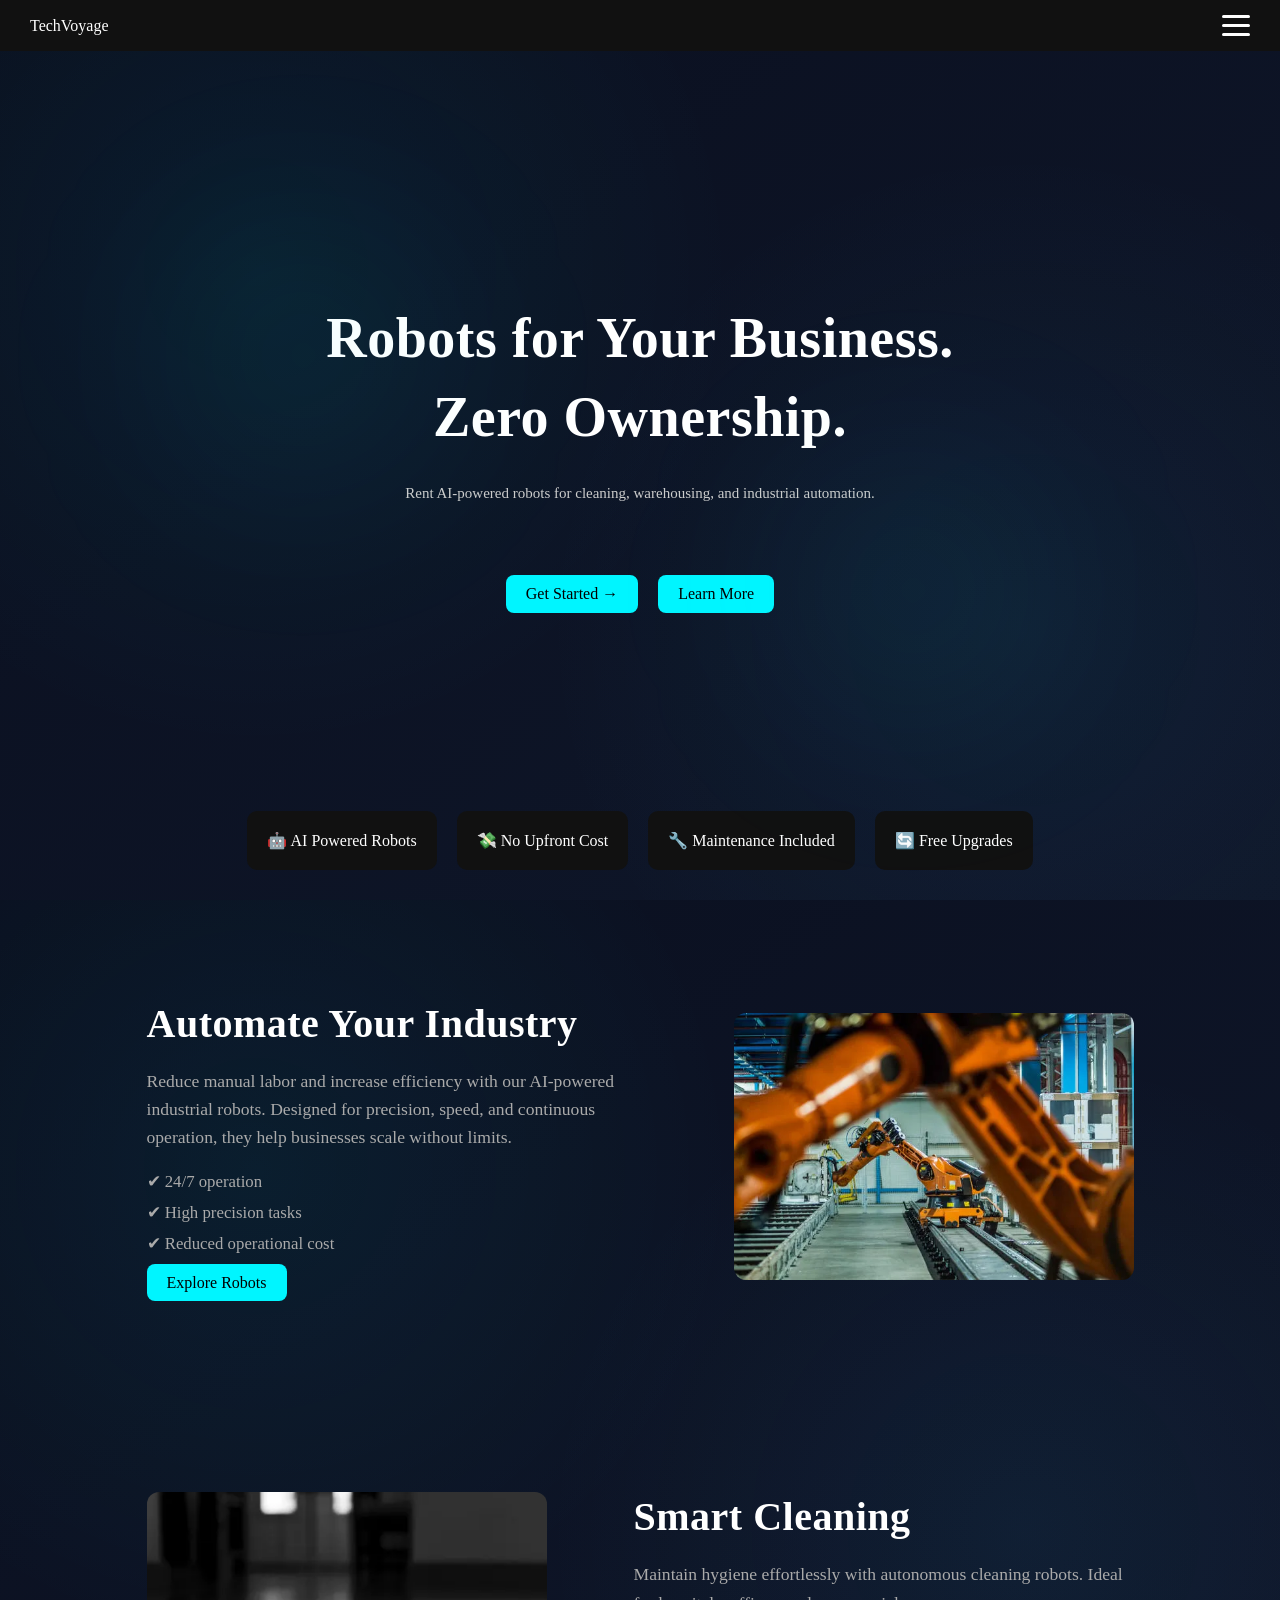
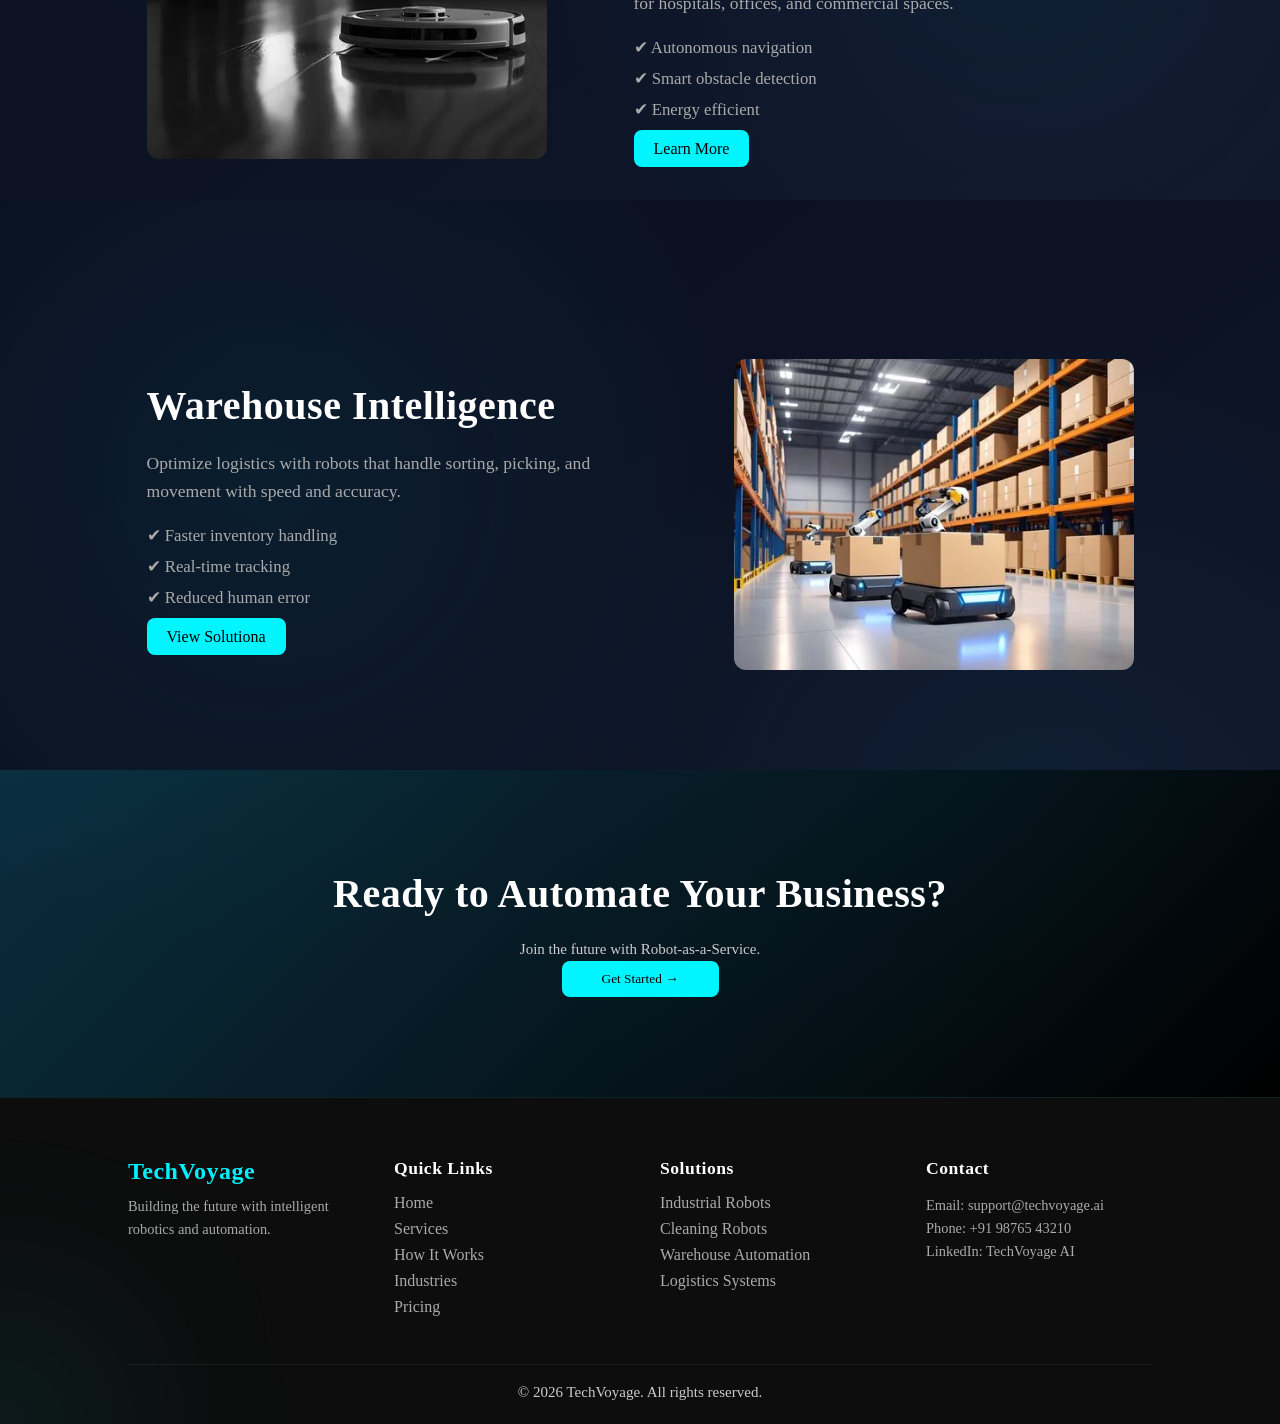
<file: index.html>
<!DOCTYPE html>
<html lang="en">
<head>
  <meta charset="UTF-8">
  <title>RAAS - Home</title>
  <meta name="viewport" content="width=device-width, initial-scale=1.0">
  <link rel="stylesheet" href="assets_css/global.css">
  <link rel="stylesheet" href="home_page/home.css">
</head>

<body>

  <!-- BACKGROUND ANIMATION -->
  <div class="glass-bg">
  <div class="glass-orb"></div>
  <div class="glass-orb"></div>
</div>

  <!-- NAVBAR -->
  <nav class="navbar">
    <div class="logo">TechVoyage</div>

  <div class="hamburger" id="hamburger">
  <span></span>
  <span></span>
  <span></span>
</div>
    <ul class="nav-links" id="nav-links">
      <li><a href="/index.html">Home</a></li>
      <li><a href="services_page/services.html">Services</a></li>
      <li><a href="how_it_works/how_it_works.html">How It Works</a></li>
      <li><a href="industries_page/industries.html">Industries</a></li>
      <li><a href="pricing/pricing.html">Pricing</a></li>
      <li><a href="about_us/about.html">About Us</a></li>
      <li><a href="customer_service/customer.html">Customer Service</a></li>
      <li><a href="login_page/login.html">Login</a></li>
    </ul>
  </nav>

  <!-- HERO -->
  <section class="hero">
    <h2>Robots for Your Business.<br>Zero Ownership.</h2>
    <p>Rent AI-powered robots for cleaning, warehousing, and industrial automation.</p>

    <div class="buttons">
      <a href="pricing/pricing.html" class="btn primary">
    Get Started →
</a>
      <a href="how_it_works/how_it_works.html" class="btn secondary">
    Learn More
      </a>
    </div>
  </section>

  <!-- FEATURES -->
  <section class="features">
    <div class="feature-box">🤖 AI Powered Robots</div>
    <div class="feature-box">💸 No Upfront Cost</div>
    <div class="feature-box">🔧 Maintenance Included</div>
    <div class="feature-box">🔄 Free Upgrades</div>
  </section>
  <section class="how-it-works">

<section class="split-section">
  <div class="text">
  <h2>Automate Your Industry</h2>
  <p>
    Reduce manual labor and increase efficiency with our AI-powered industrial robots.
    Designed for precision, speed, and continuous operation, they help businesses scale without limits.
  </p>

  <ul class="info-list">
    <li>✔ 24/7 operation</li>
    <li>✔ High precision tasks</li>
    <li>✔ Reduced operational cost</li>
  </ul>

  <a href="services_page/services.html" class="btn primary">
  Explore Robots
</a>
</div>

  <div class="image">
    <img src="assets_css/images/ir.webp" alt="">
  </div>
</section>

<section class="split-section reverse">
  <div class="text">
  <h2>Smart Cleaning</h2>
  <p>
    Maintain hygiene effortlessly with autonomous cleaning robots.
    Ideal for hospitals, offices, and commercial spaces.
  </p>

  <ul class="info-list">
    <li>✔ Autonomous navigation</li>
    <li>✔ Smart obstacle detection</li>
    <li>✔ Energy efficient</li>
  </ul>

  <a href="industries_page/industries.html#cleaning" class="btn secondary">
  Learn More
</a>
</div>

  <div class="image">
    <img src="assets_css/images/cl.webp" alt="">
  </div>
</section>

<section class="split-section">
  <div class="text">
  <h2>Warehouse Intelligence</h2>
  <p>
    Optimize logistics with robots that handle sorting, picking, and movement with speed and accuracy.
  </p>

  <ul class="info-list">
    <li>✔ Faster inventory handling</li>
    <li>✔ Real-time tracking</li>
    <li>✔ Reduced human error</li>
  </ul>

  <a href="industries_page/industries.html#warehouse" class="btn primary">
  View Solutiona
</a>
</div>

  <div class="image">
    <img src="assets_css/images/wh.webp" alt="">
  </div>
</section>

<section class="cta">
  <h2>Ready to Automate Your Business?</h2>
  <p>Join the future with Robot-as-a-Service.</p>
  <button class="btn primary"><a href="pricing/pricing.html" class="btn primary">
    Get Started →
</a></button>
</section>

  <!-- FOOTER -->
 
  <footer class="footer">

  <div class="footer-container">

    <!-- BRAND -->
    <div class="footer-col">
      <h2>TechVoyage</h2>
      <p>Building the future with intelligent robotics and automation.</p>
    </div>

    <!-- LINKS -->
    <div class="footer-col">
      <h3>Quick Links</h3>
      <a href="home_page/home.html">Home</a>
      <a href="services_page/services.html">Services</a>
      <a href="how_it_works/how_it_works.html">How It Works</a>
      <a href="industries_page/industries.html">Industries</a>
      <a href="pricing/pricing.html">Pricing</a>
    </div>

    <!-- SERVICES -->
    <div class="footer-col">
      <h3>Solutions</h3>
      <a href="services_page/services.html#industrial">Industrial Robots</a>
      <a href="services_page/services.html#cleaning">Cleaning Robots</a>
      <a href="services_page/services.html#warehouse">Warehouse Automation</a>
      <a href="services_page/services.html#logistics">Logistics Systems</a>
    </div>

    <!-- CONTACT -->
    <div class="footer-col">
      <h3>Contact</h3>
      <p>Email: support@techvoyage.ai</p>
      <p>Phone: +91 98765 43210</p>
      <p>LinkedIn: TechVoyage AI</p>
    </div>

  </div>

  <!-- BOTTOM -->
  <div class="footer-bottom">
    <p>© 2026 TechVoyage. All rights reserved.</p>
  </div>

</footer>
<script src="./js/main.js"></script>
<script src="js/cursor.js"></script>
<script src="js/background.js"></script>
</body>
</html>
</file>
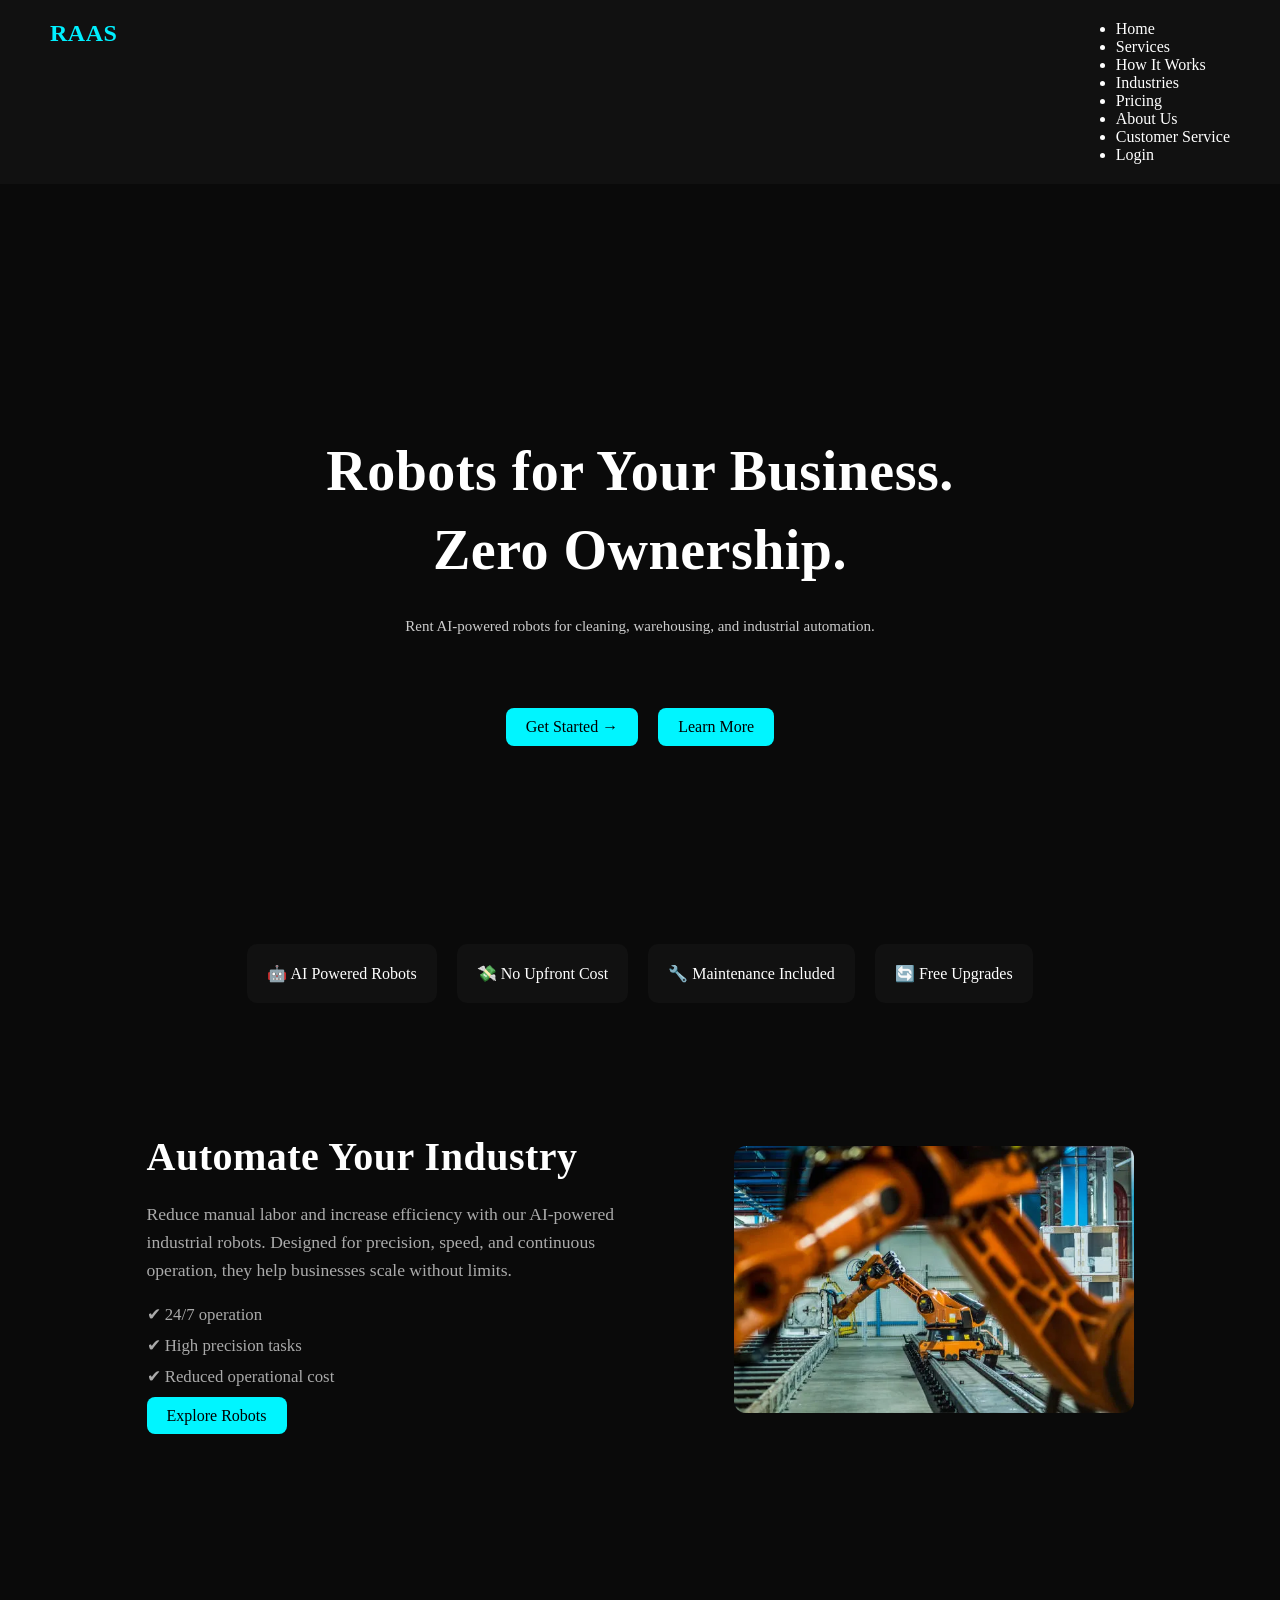
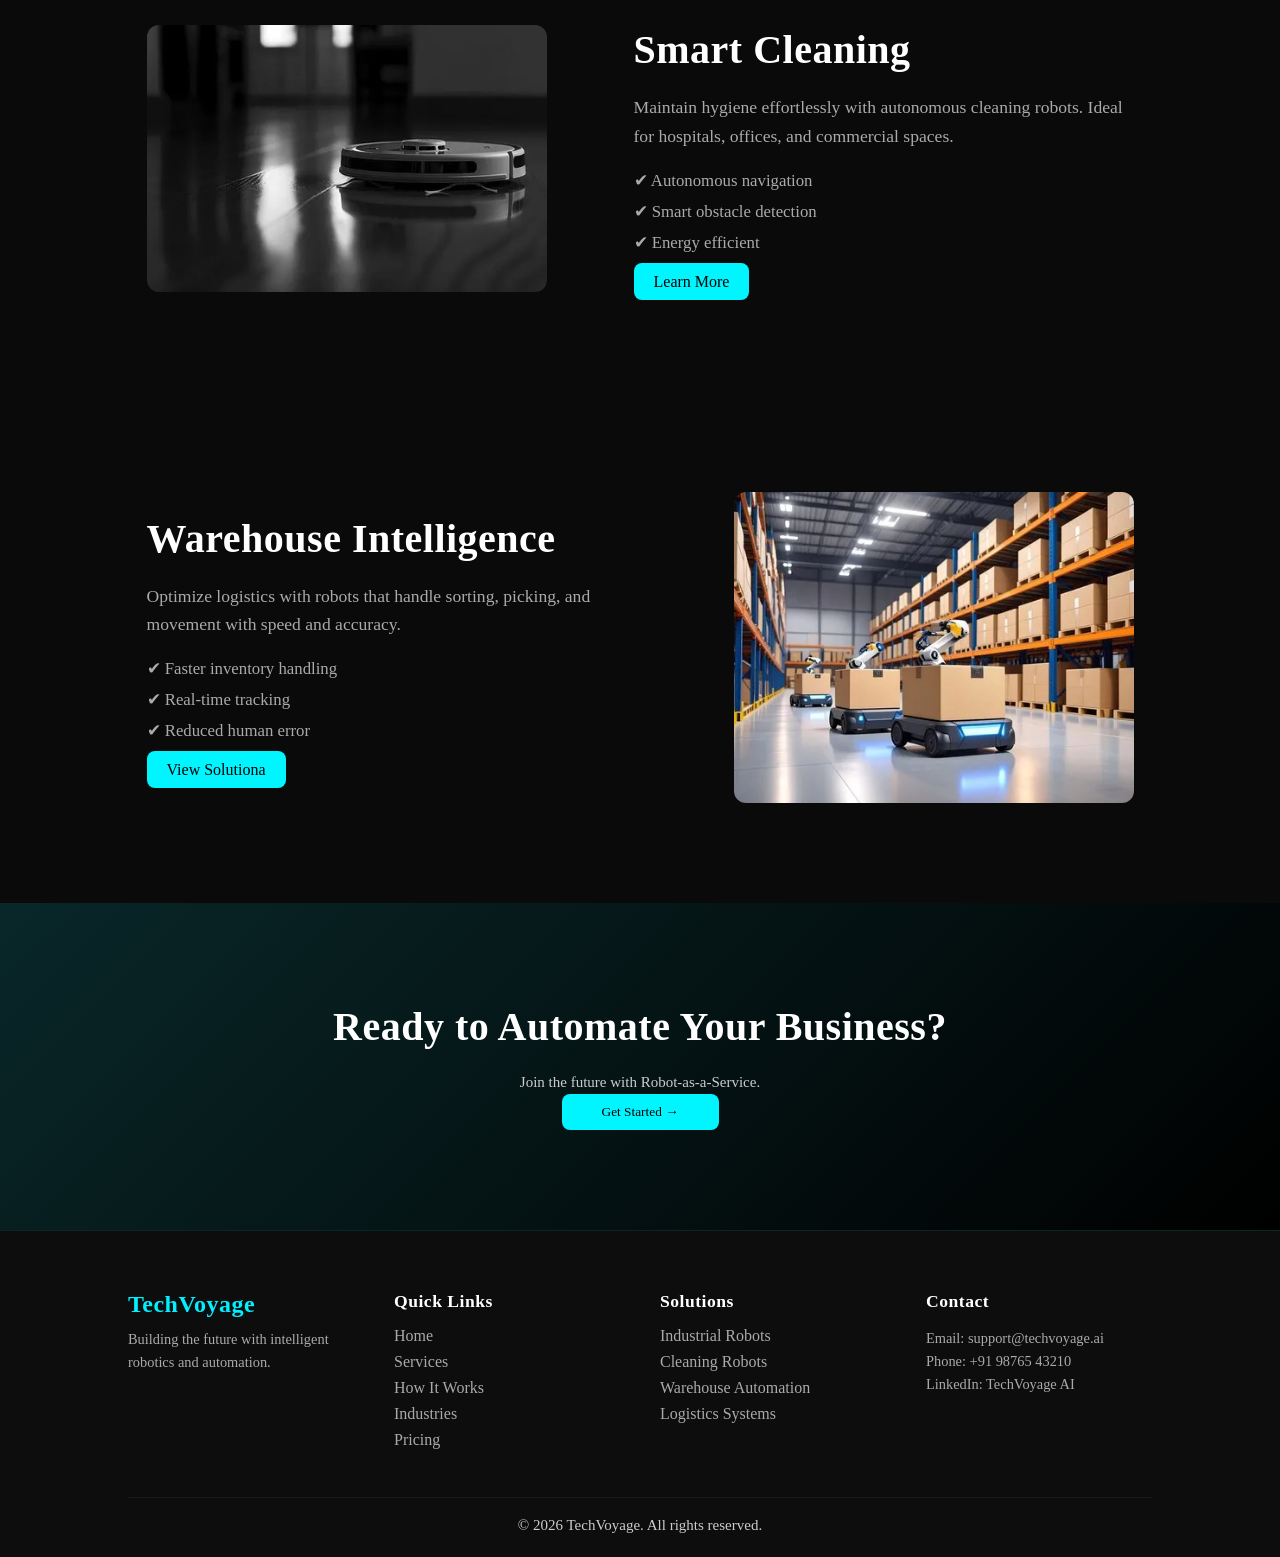
<file: home_page/index.html>
<!DOCTYPE html>
<html lang="en">
<head>
  <meta charset="UTF-8">
  <title>RAAS - Home</title>
  <meta name="viewport" content="width=device-width, initial-scale=1.0">
  <link rel="stylesheet" href="../assets_css/global.css">
  <link rel="stylesheet" href="home.css">
</head>

<body>

  <!-- BACKGROUND ANIMATION -->
  <div class="background-animation">
    <span></span>
    <span></span>
    <span></span>
    <span></span>
  </div>

  <!-- NAVBAR -->
  <nav>
    <h1>RAAS</h1>
    <ul>
      <li><a href="../home_page/home.html">Home</a></li>
      <li><a href="../services_page/services.html">Services</a></li>
      <li><a href="../how_it_works/how_it_works.html">How It Works</a></li>
      <li><a href="../industries_page/industries.html">Industries</a></li>
      <li><a href="../pricing/pricing.html">Pricing</a></li>
      <li><a href="../about_us/about.html">About Us</a></li>
      <li><a href="../customer_service/customer.html">Customer Service</a></li>
      <li><a href="../login_page/login.html">Login</a></li>
    </ul>
  </nav>

  <!-- HERO -->
  <section class="hero">
    <h2>Robots for Your Business.<br>Zero Ownership.</h2>
    <p>Rent AI-powered robots for cleaning, warehousing, and industrial automation.</p>

    <div class="buttons">
      <a href="../pricing/pricing.html" class="btn primary">
    Get Started →
</a>
      <a href="../how_it_works/how_it_works.html" class="btn secondary">
    Learn More
      </a>
    </div>
  </section>

  <!-- FEATURES -->
  <section class="features">
    <div class="feature-box">🤖 AI Powered Robots</div>
    <div class="feature-box">💸 No Upfront Cost</div>
    <div class="feature-box">🔧 Maintenance Included</div>
    <div class="feature-box">🔄 Free Upgrades</div>
  </section>
  <section class="how-it-works">

<section class="split-section">
  <div class="text">
  <h2>Automate Your Industry</h2>
  <p>
    Reduce manual labor and increase efficiency with our AI-powered industrial robots.
    Designed for precision, speed, and continuous operation, they help businesses scale without limits.
  </p>

  <ul class="info-list">
    <li>✔ 24/7 operation</li>
    <li>✔ High precision tasks</li>
    <li>✔ Reduced operational cost</li>
  </ul>

  <a href="../services_page/services.html" class="btn primary">
  Explore Robots
</a>
</div>

  <div class="image">
    <img src="../assets_css/images/ir.webp" alt="">
  </div>
</section>

<section class="split-section reverse">
  <div class="text">
  <h2>Smart Cleaning</h2>
  <p>
    Maintain hygiene effortlessly with autonomous cleaning robots.
    Ideal for hospitals, offices, and commercial spaces.
  </p>

  <ul class="info-list">
    <li>✔ Autonomous navigation</li>
    <li>✔ Smart obstacle detection</li>
    <li>✔ Energy efficient</li>
  </ul>

  <a href="../industries_page/industries.html#cleaning" class="btn secondary">
  Learn More
</a>
</div>

  <div class="image">
    <img src="../assets_css/images/cl.webp" alt="">
  </div>
</section>

<section class="split-section">
  <div class="text">
  <h2>Warehouse Intelligence</h2>
  <p>
    Optimize logistics with robots that handle sorting, picking, and movement with speed and accuracy.
  </p>

  <ul class="info-list">
    <li>✔ Faster inventory handling</li>
    <li>✔ Real-time tracking</li>
    <li>✔ Reduced human error</li>
  </ul>

  <a href="../industries_page/industries.html#warehouse" class="btn primary">
  View Solutiona
</a>
</div>

  <div class="image">
    <img src="../assets_css/images/wh.webp" alt="">
  </div>
</section>

<section class="cta">
  <h2>Ready to Automate Your Business?</h2>
  <p>Join the future with Robot-as-a-Service.</p>
  <button class="btn primary"><a href="../pricing/pricing.html" class="btn primary">
    Get Started →
</a></button>
</section>

  <!-- FOOTER -->
 
  <footer class="footer">

  <div class="footer-container">

    <!-- BRAND -->
    <div class="footer-col">
      <h2>TechVoyage</h2>
      <p>Building the future with intelligent robotics and automation.</p>
    </div>

    <!-- LINKS -->
    <div class="footer-col">
      <h3>Quick Links</h3>
      <a href="../home_page/home.html">Home</a>
      <a href="../services_page/services.html">Services</a>
      <a href="../how_it_works/how_it_works.html">How It Works</a>
      <a href="../industries_page/industries.html">Industries</a>
      <a href="../pricing/pricing.html">Pricing</a>
    </div>

    <!-- SERVICES -->
    <div class="footer-col">
      <h3>Solutions</h3>
      <a href="../services_page/services.html#industrial">Industrial Robots</a>
      <a href="../services_page/services.html#cleaning">Cleaning Robots</a>
      <a href="../services_page/services.html#warehouse">Warehouse Automation</a>
      <a href="../services_page/services.html#logistics">Logistics Systems</a>
    </div>

    <!-- CONTACT -->
    <div class="footer-col">
      <h3>Contact</h3>
      <p>Email: support@techvoyage.ai</p>
      <p>Phone: +91 98765 43210</p>
      <p>LinkedIn: TechVoyage AI</p>
    </div>

  </div>

  <!-- BOTTOM -->
  <div class="footer-bottom">
    <p>© 2026 TechVoyage. All rights reserved.</p>
  </div>

</footer>

</body>
</html>
</file>
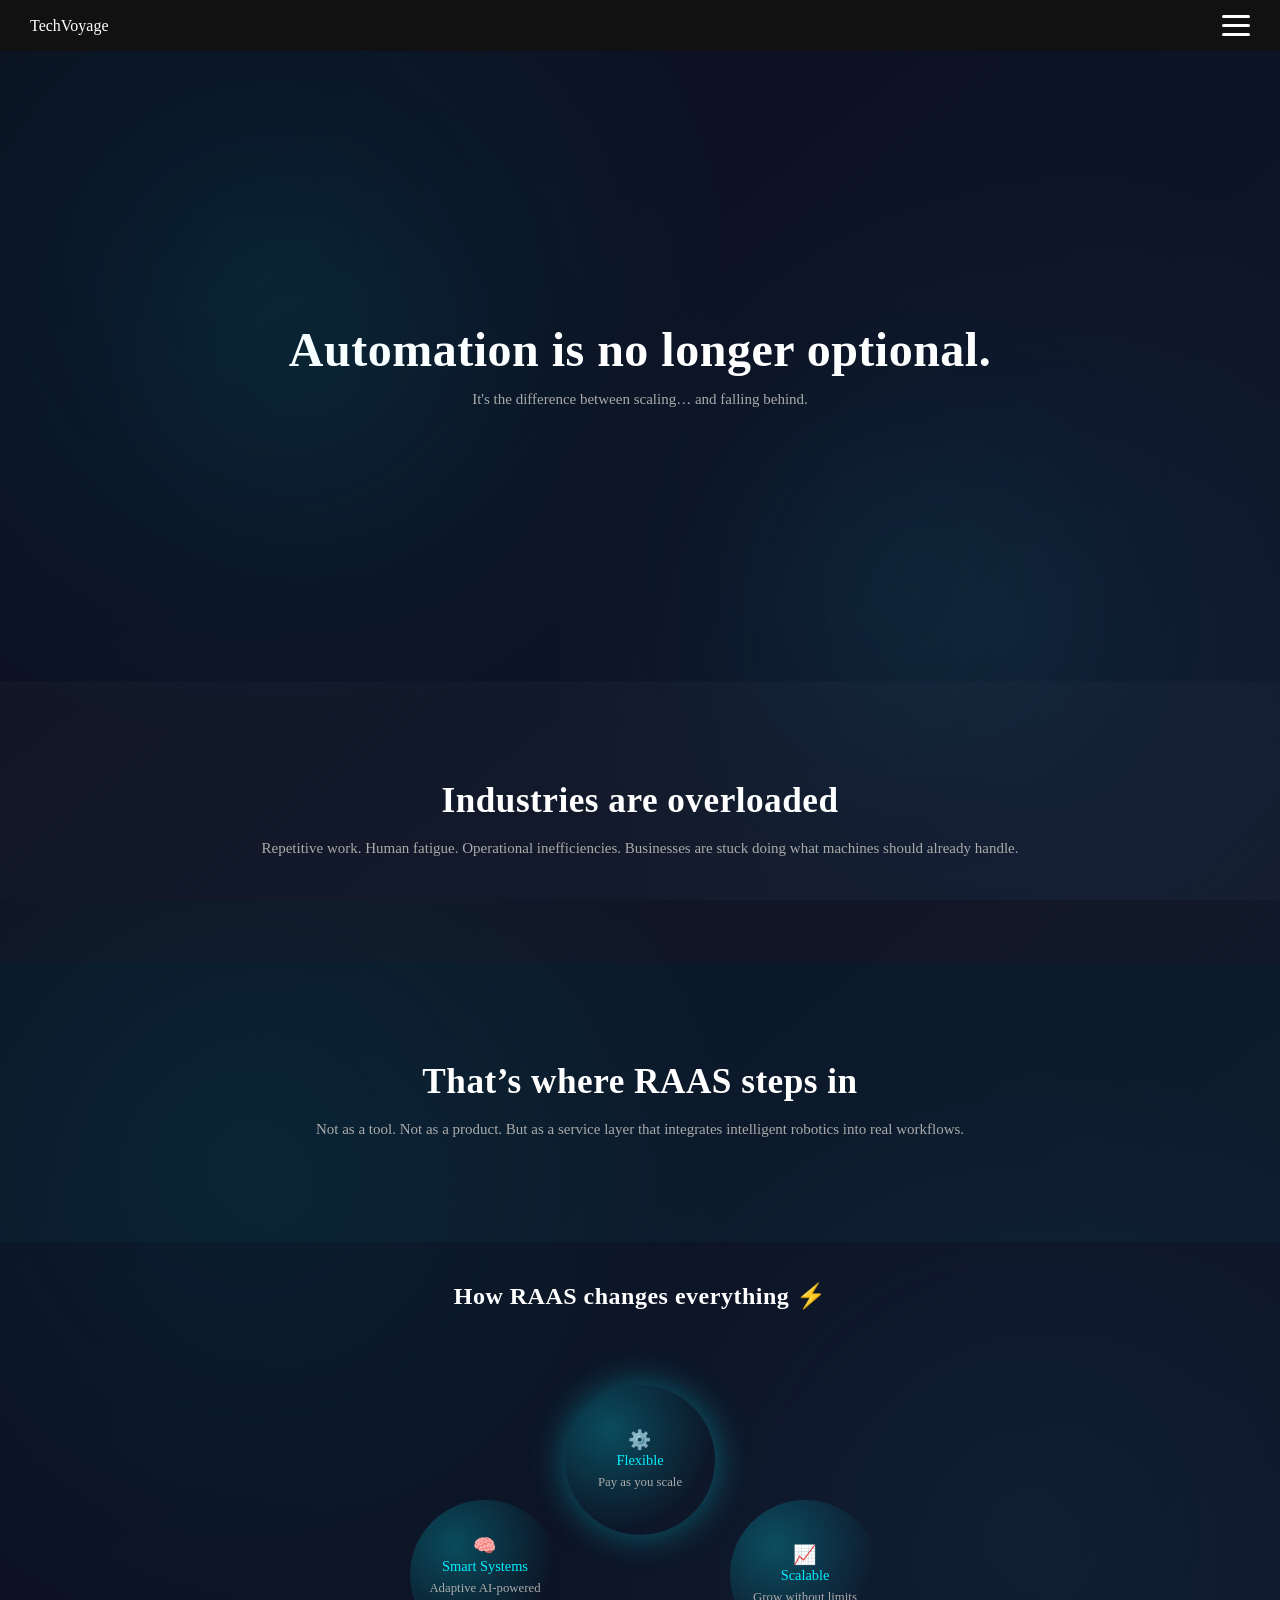
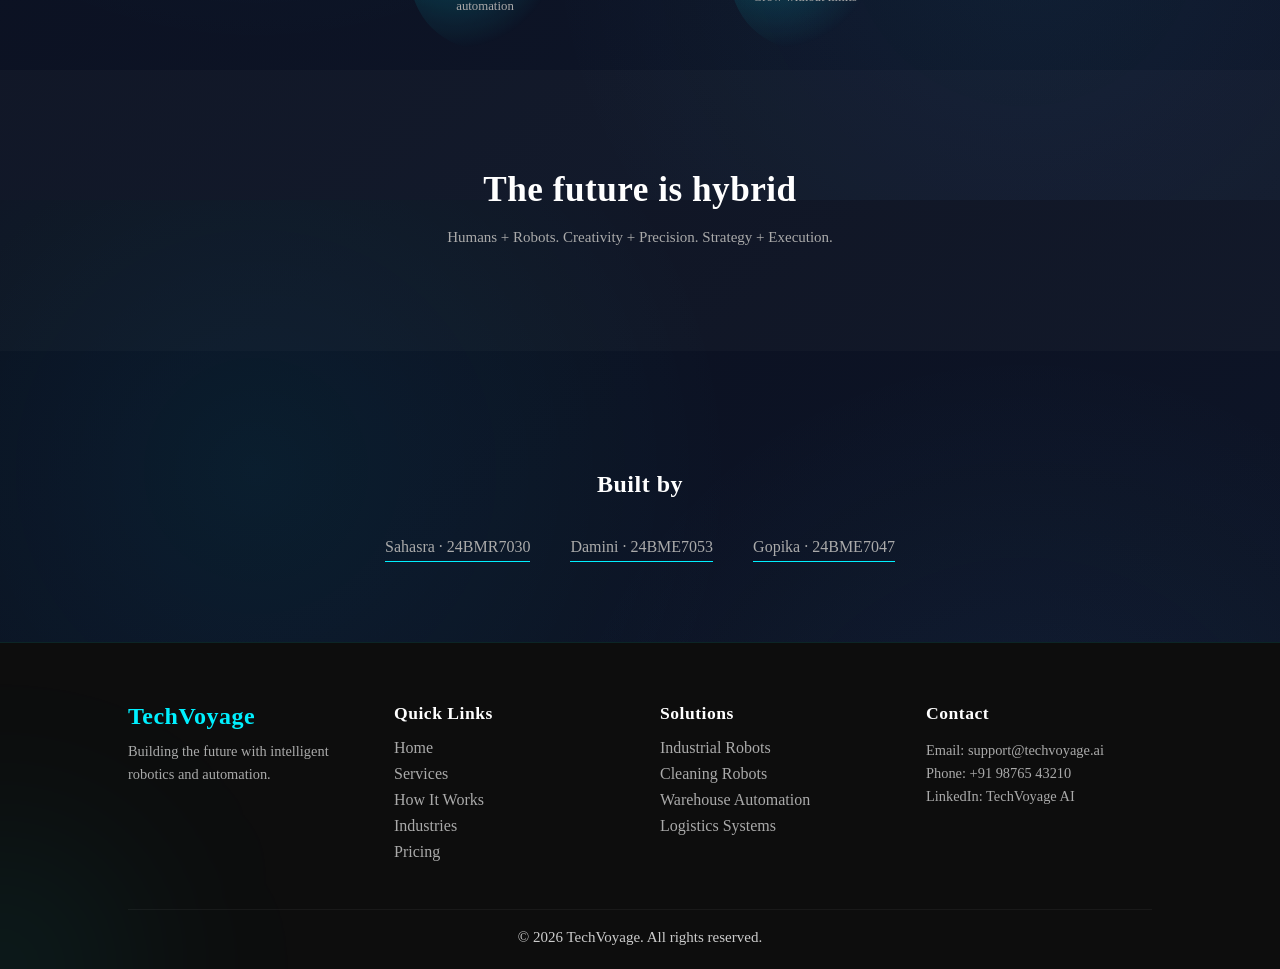
<file: about_us/about.html>
<!DOCTYPE html>
<html lang="en">
<head>
  <meta charset="UTF-8">
  <title>RAAS - About</title>
  <meta name="viewport" content="width=device-width, initial-scale=1.0">
  <link rel="stylesheet" href="../assets_css/global.css">
  <link rel="stylesheet" href="about.css">
</head>

<body>

<!-- BACKGROUND ANIMATION -->
  <div class="glass-bg">
  <div class="glass-orb"></div>
  <div class="glass-orb"></div>
</div>

<!-- NAVBAR -->
  <nav class="navbar">
    <div class="logo">TechVoyage</div>

  <div class="hamburger" id="hamburger">
  <span></span>
  <span></span>
  <span></span>
</div>
    <ul class="nav-links" id="nav-links">
      <li><a href="/index.html">Home</a></li>
      <li><a href="../services_page/services.html">Services</a></li>
      <li><a href="../how_it_works/how_it_works.html">How It Works</a></li>
      <li><a href="../industries_page/industries.html">Industries</a></li>
      <li><a href="../pricing/pricing.html">Pricing</a></li>
      <li><a href="../about_us/about.html">About Us</a></li>
      <li><a href="../customer_service/customer.html">Customer Service</a></li>
      <li><a href="../login_page/login.html">Login</a></li>
    </ul>
  </nav>

<!-- HERO -->
<section class="hero">
  <h2>Automation is no longer optional.</h2>
  <p>It's the difference between scaling… and falling behind.</p>
</section>

<!-- PROBLEM -->
<section class="section problem">
  <h2>Industries are overloaded</h2>
  <p>
    Repetitive work. Human fatigue. Operational inefficiencies.
    Businesses are stuck doing what machines should already handle.
  </p>
</section>

<!-- SHIFT -->
<section class="section shift">
  <h2>That’s where RAAS steps in</h2>
  <p>
    Not as a tool. Not as a product.  
    But as a service layer that integrates intelligent robotics into real workflows.
  </p>
</section>

<!-- ORB SOLUTION -->
<section class="why-orb">

  <h2 class="section-title">How RAAS changes everything ⚡</h2>

  <div class="orb-container">

    <div class="orb">
      <div class="inner">
        <h3>🧠</h3>
        <span>Smart Systems</span>
        <p>Adaptive AI-powered automation</p>
      </div>
    </div>

    <div class="orb">
      <div class="inner">
        <h3>⚙️</h3>
        <span>Flexible</span>
        <p>Pay as you scale</p>
      </div>
    </div>

    <div class="orb">
      <div class="inner">
        <h3>📈</h3>
        <span>Scalable</span>
        <p>Grow without limits</p>
      </div>
    </div>

  </div>

</section>

<!-- FUTURE -->
<section class="section future">
  <h2>The future is hybrid</h2>
  <p>
    Humans + Robots.  
    Creativity + Precision.  
    Strategy + Execution.
  </p>
</section>

<!-- TEAM -->
<section class="team">
  <h2 class="section-title">Built by</h2>

  <div class="team-line">
    <span>Sahasra · 24BMR7030</span>
    <span>Damini · 24BME7053</span>
    <span>Gopika · 24BME7047</span>
  </div>
</section>


  <footer class="footer">

  <div class="footer-container">

    <!-- BRAND -->
    <div class="footer-col">
      <h2>TechVoyage</h2>
      <p>Building the future with intelligent robotics and automation.</p>
    </div>

    <!-- LINKS -->
    <div class="footer-col">
      <h3>Quick Links</h3>
      <a href="../index.html">Home</a>
      <a href="../services_page/services.html">Services</a>
      <a href="../how_it_works/how_it_works.html">How It Works</a>
      <a href="../industries_page/industries.html">Industries</a>
      <a href="../pricing/pricing.html">Pricing</a>
    </div>

    <!-- SERVICES -->
    <div class="footer-col">
      <h3>Solutions</h3>
      <a href="../services_page/services.html#industrial">Industrial Robots</a>
      <a href="../services_page/services.html#cleaning">Cleaning Robots</a>
      <a href="../services_page/services.html#warehouse">Warehouse Automation</a>
      <a href="../services_page/services.html#logistics">Logistics Systems</a>
    </div>

    <!-- CONTACT -->
    <div class="footer-col">
      <h3>Contact</h3>
      <p>Email: support@techvoyage.ai</p>
      <p>Phone: +91 98765 43210</p>
      <p>LinkedIn: TechVoyage AI</p>
    </div>

  </div>

  <!-- BOTTOM -->
  <div class="footer-bottom">
    <p>© 2026 TechVoyage. All rights reserved.</p>
  </div>

</footer>
<script src="../js/main.js"></script>
<script src="../js/cursor.js"></script>
<script src="../js/background.js"></script>
</body>
</html>
</file>
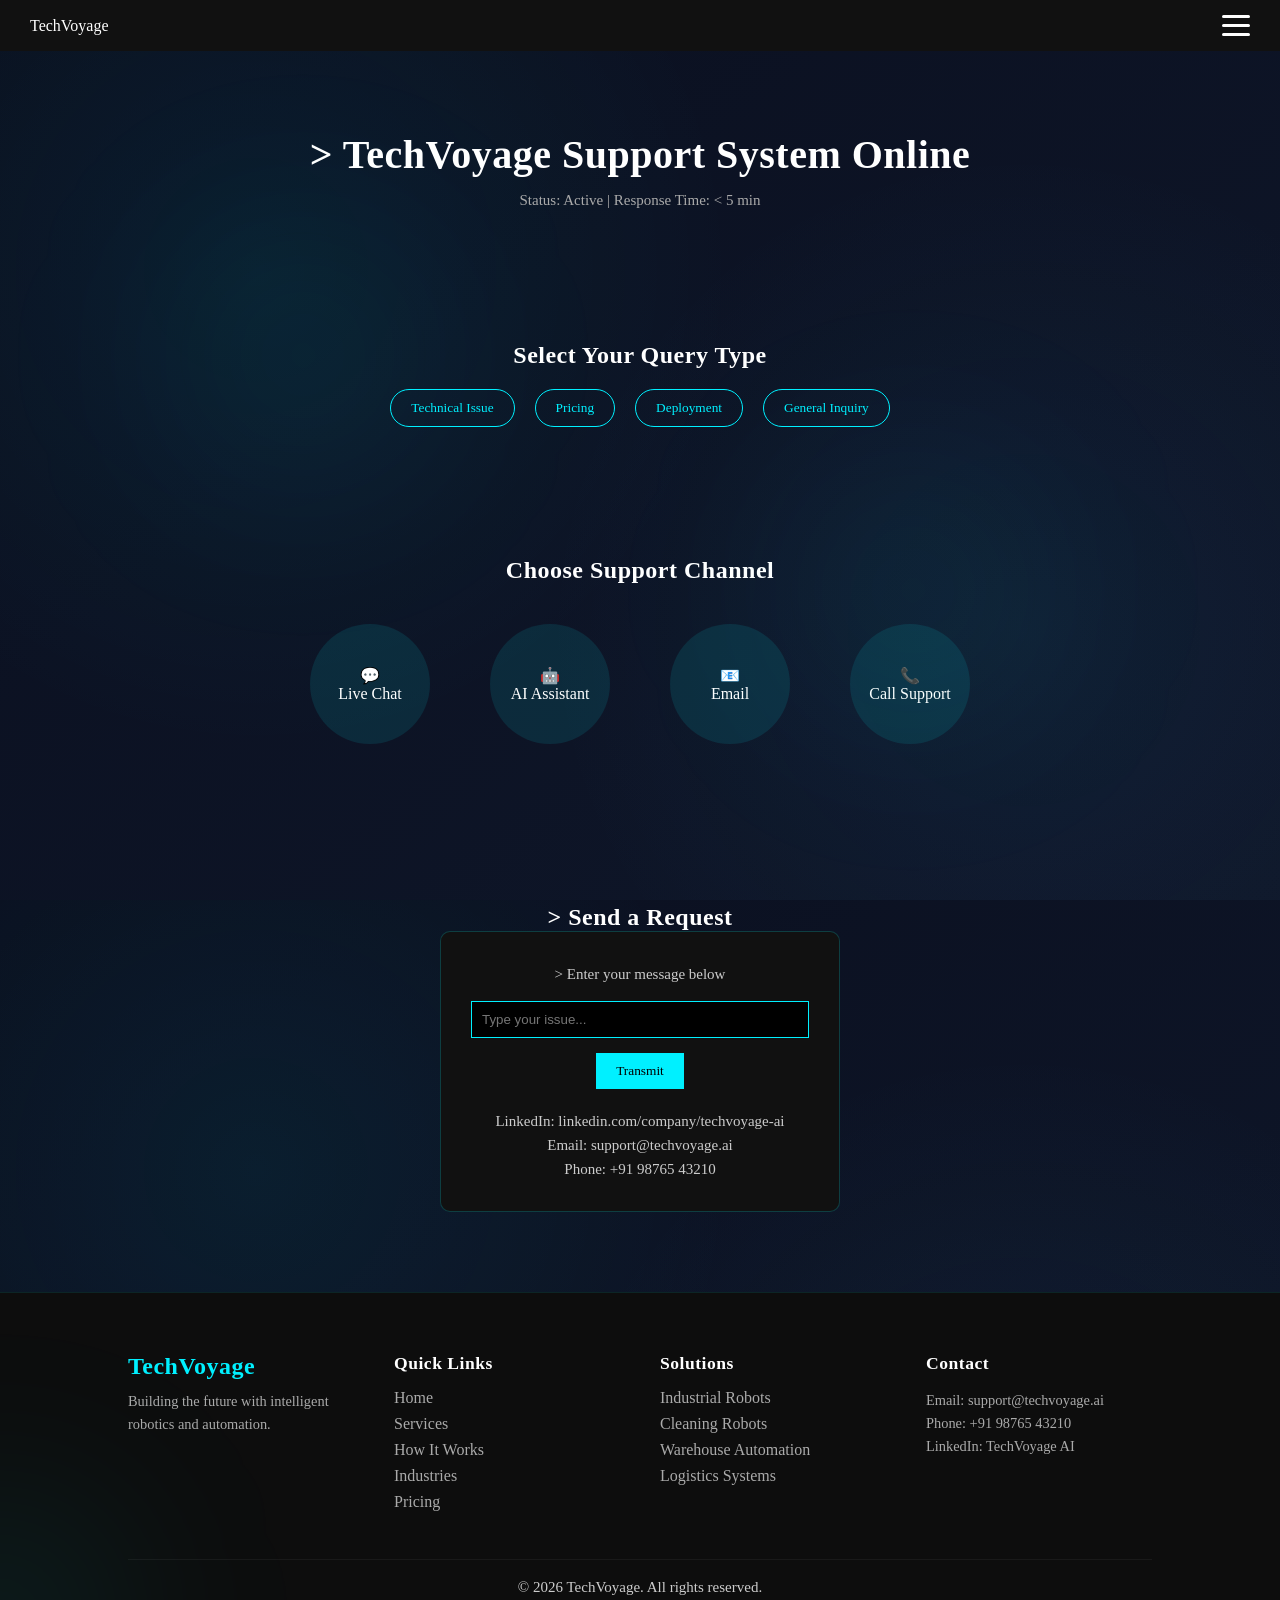
<file: customer_service/customer.html>
<!DOCTYPE html>
<html lang="en">
<head>
  <meta charset="UTF-8">
  <title>TechVoyage Support</title>
  <meta name="viewport" content="width=device-width, initial-scale=1.0">
  <link rel="stylesheet" href="../assets_css/global.css">
  <link rel="stylesheet" href="customer.css">
</head>

<body>

<!-- BACKGROUND ANIMATION -->
  <div class="glass-bg">
  <div class="glass-orb"></div>
  <div class="glass-orb"></div>
</div>

<!-- NAVBAR -->
  <nav class="navbar">
    <div class="logo">TechVoyage</div>

  <div class="hamburger" id="hamburger">
  <span></span>
  <span></span>
  <span></span>
</div>
    <ul class="nav-links" id="nav-links">
      <li><a href="/index.html">Home</a></li>
      <li><a href="../services_page/services.html">Services</a></li>
      <li><a href="../how_it_works/how_it_works.html">How It Works</a></li>
      <li><a href="../industries_page/industries.html">Industries</a></li>
      <li><a href="../pricing/pricing.html">Pricing</a></li>
      <li><a href="../about_us/about.html">About Us</a></li>
      <li><a href="../customer_service/customer.html">Customer Service</a></li>
      <li><a href="../login_page/login.html">Login</a></li>
    </ul>
  </nav>

<!-- HERO -->
<section class="hero">
  <h2>> TechVoyage Support System Online</h2>
  <p>Status: Active | Response Time: &lt; 5 min</p>
</section>

<!-- QUERY SELECT -->
<section class="query">

  <h2>Select Your Query Type</h2>

  <div class="query-options">
    <button>Technical Issue</button>
    <button>Pricing</button>
    <button>Deployment</button>
    <button>General Inquiry</button>
  </div>

</section>

<!-- SUPPORT NETWORK -->
<section class="network">

  <h2>Choose Support Channel</h2>

  <div class="orb-container">

    <a href="#chat-modal" class="orb">💬<br>Live Chat</a>
    <a href="#ai-modal" class="orb">🤖<br>AI Assistant</a>

    <a href="mailto:techvoyage@gmail.com" class="orb">📧<br>Email</a>

    <a href="#call-modal" class="orb">📞<br>Call Support</a>

  </div>

</section>

<!-- CONTACT PANEL -->
<section class="console">

  <h2>> Send a Request</h2>

  <div class="console-box">
    <p>> Enter your message below</p>

    <input type="text" placeholder="Type your issue...">
    <button class="send">Transmit</button>

    <div class="info">
      <p>LinkedIn: linkedin.com/company/techvoyage-ai</p>
      <p>Email: support@techvoyage.ai</p>
      <p>Phone: +91 98765 43210</p>
    </div>
  </div>

</section>

  <footer class="footer">

  <div class="footer-container">

    <!-- BRAND -->
    <div class="footer-col">
      <h2>TechVoyage</h2>
      <p>Building the future with intelligent robotics and automation.</p>
    </div>

    <!-- LINKS -->
    <div class="footer-col">
      <h3>Quick Links</h3>
      <a href="../index.html">Home</a>
      <a href="../services_page/services.html">Services</a>
      <a href="../how_it_works/how_it_works.html">How It Works</a>
      <a href="../industries_page/industries.html">Industries</a>
      <a href="../pricing/pricing.html">Pricing</a>
    </div>

    <!-- SERVICES -->
    <div class="footer-col">
      <h3>Solutions</h3>
      <a href="../services_page/services.html#industrial">Industrial Robots</a>
      <a href="../services_page/services.html#cleaning">Cleaning Robots</a>
      <a href="../services_page/services.html#warehouse">Warehouse Automation</a>
      <a href="../services_page/services.html#logistics">Logistics Systems</a>
    </div>

    <!-- CONTACT -->
    <div class="footer-col">
      <h3>Contact</h3>
      <p>Email: support@techvoyage.ai</p>
      <p>Phone: +91 98765 43210</p>
      <p>LinkedIn: TechVoyage AI</p>
    </div>

  </div>

  <!-- BOTTOM -->
  <div class="footer-bottom">
    <p>© 2026 TechVoyage. All rights reserved.</p>
  </div>

</footer>
<div id="chat-modal" class="modal">
  <div class="modal-content chat-box">

    <a href="#" class="close">&times;</a>

    <h3>Live Chat</h3>

    <!-- MESSAGES -->
    <div class="messages" id="live-messages">
      <p>Connecting to agent...</p>
    </div>

    <!-- INPUT -->
    <input type="text" id="live-input" placeholder="Type your message..." />

  </div>
</div>
<div id="ai-modal" class="modal">
  <div class="modal-content ai-box">

    <a href="#" class="close">&times;</a>

    <h3>AI Assistant</h3>

    <!-- MESSAGES -->
    <div class="messages" id="messages">
      <p>Hi! 👋 How can I help you today?</p>
    </div>

    <!-- INPUT -->
    <div class="chat-box">
      <input type="text" id="user-input" placeholder="Ask something..." />
    </div>

  </div>
</div>
<div id="call-modal" class="modal">
  <div class="modal-content call-box">

    <a href="#" class="close">&times;</a>

    <h3>Call Support</h3>

    <p class="sub">Available 24/7 for urgent assistance.</p>

    <p class="phone"><b>Phone:</b> +91 12345 67890</p>

    <a href="tel:+911234567890" class="btn primary call-btn">
      Call Now
    </a>

  </div>
</div>
<script src="../js/main.js"></script>
<script src="../js/chatbot.js"></script>
<script src="../js/cursor.js"></script>
<script src="../js/background.js"></script>
</body>
</html>
</file>
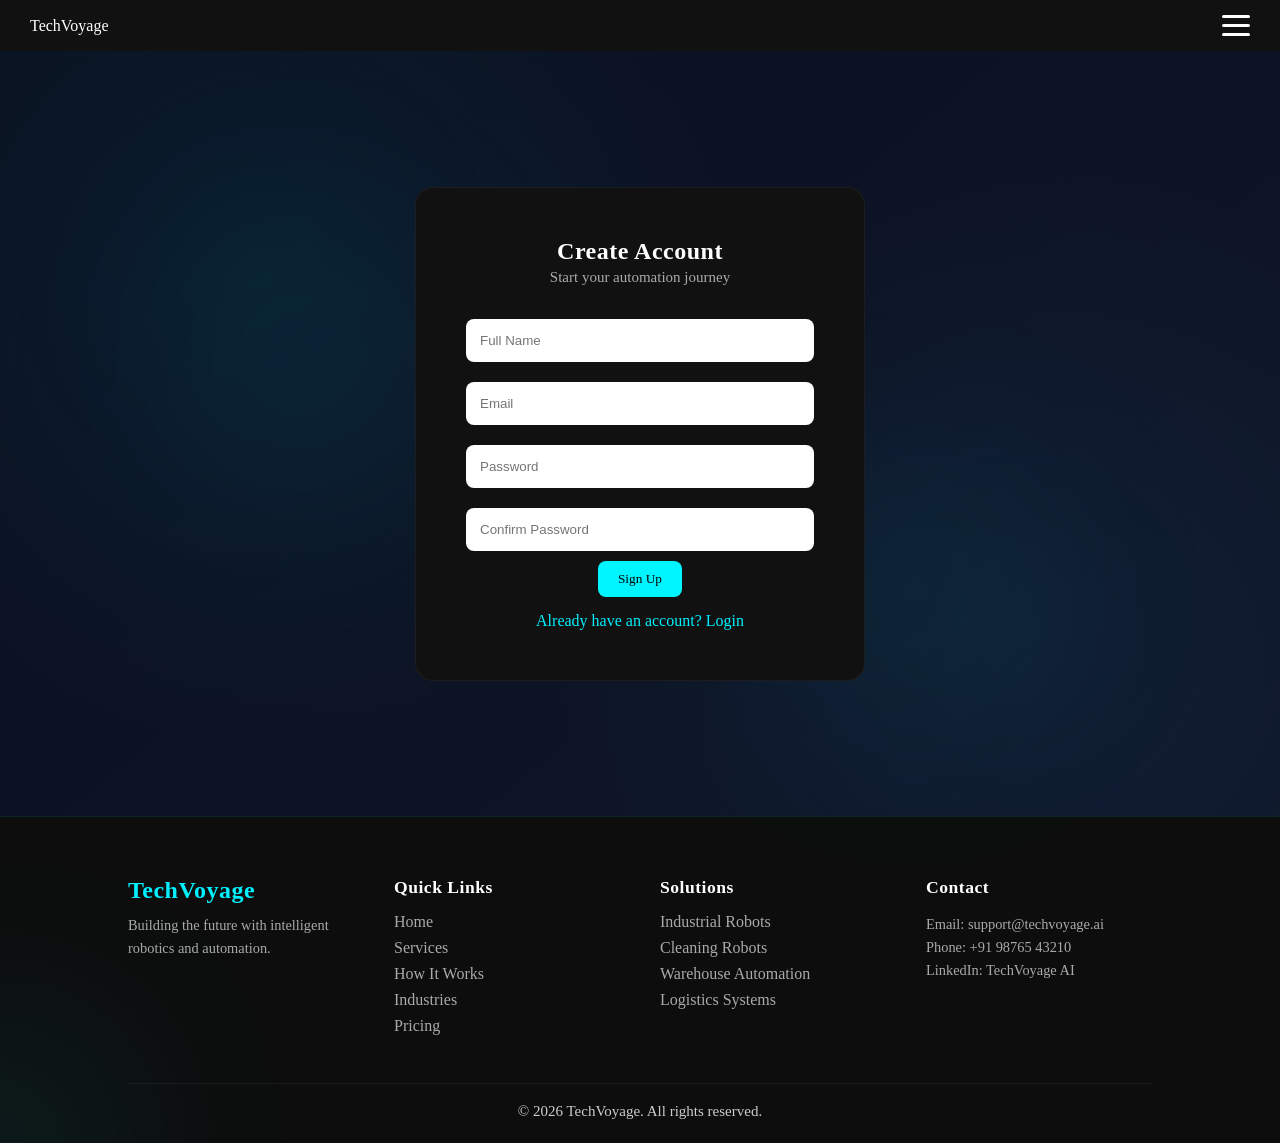
<file: home_page/create.html>
<!DOCTYPE html>
<html lang="en">
<head>
  <meta charset="UTF-8">
  <title>Create Account - RAAS</title>
  <link rel="stylesheet" href="../assets_css/global.css">
  <link rel="stylesheet" href="create.css">
</head>
<body>

<!-- BACKGROUND ANIMATION -->
  <div class="glass-bg">
  <div class="glass-orb"></div>
  <div class="glass-orb"></div>
</div>

<!-- NAVBAR -->
  <nav class="navbar">
    <div class="logo">TechVoyage</div>

  <div class="hamburger" id="hamburger">
  <span></span>
  <span></span>
  <span></span>
</div>
    <ul class="nav-links" id="nav-links">
      <li><a href="/index.html">Home</a></li>
      <li><a href="../services_page/services.html">Services</a></li>
      <li><a href="../how_it_works/how_it_works.html">How It Works</a></li>
      <li><a href="../industries_page/industries.html">Industries</a></li>
      <li><a href="../pricing/pricing.html">Pricing</a></li>
      <li><a href="../about_us/about.html">About Us</a></li>
      <li><a href="../customer_service/customer.html">Customer Service</a></li>
      <li><a href="../login_page/login.html">Login</a></li>
    </ul>
  </nav>

<!-- FORM -->
<section class="login-section">
  <div class="login-box">

    <h2>Create Account</h2>
    <p>Start your automation journey</p>

    <form>
      <input type="text" placeholder="Full Name" required>
      <input type="email" placeholder="Email" required>
      <input type="password" placeholder="Password" required>
      <input type="password" placeholder="Confirm Password" required>

      <button class="btn primary">Sign Up</button>
    </form>

    <a href="../login_page/index.html" class="create">Already have an account? Login</a>

  </div>
</section>

  <footer class="footer">

  <div class="footer-container">

    <!-- BRAND -->
    <div class="footer-col">
      <h2>TechVoyage</h2>
      <p>Building the future with intelligent robotics and automation.</p>
    </div>

    <!-- LINKS -->
    <div class="footer-col">
      <h3>Quick Links</h3>
      <a href="../index.html">Home</a>
      <a href="../services_page/services.html">Services</a>
      <a href="../how_it_works/how_it_works.html">How It Works</a>
      <a href="../industries_page/industries.html">Industries</a>
      <a href="../pricing/pricing.html">Pricing</a>
    </div>

    <!-- SERVICES -->
    <div class="footer-col">
      <h3>Solutions</h3>
      <a href="../services_page/services.html#industrial">Industrial Robots</a>
      <a href="../services_page/services.html#cleaning">Cleaning Robots</a>
      <a href="../services_page/services.html#warehouse">Warehouse Automation</a>
      <a href="../services_page/services.html#logistics">Logistics Systems</a>
    </div>

    <!-- CONTACT -->
    <div class="footer-col">
      <h3>Contact</h3>
      <p>Email: support@techvoyage.ai</p>
      <p>Phone: +91 98765 43210</p>
      <p>LinkedIn: TechVoyage AI</p>
    </div>

  </div>

  <!-- BOTTOM -->
  <div class="footer-bottom">
    <p>© 2026 TechVoyage. All rights reserved.</p>
  </div>

</footer>
<script src="../js/main.js"></script>
<script src="../js/cursor.js"></script>
<script src="../js/background.js"></script>
</body>
</html>
</file>
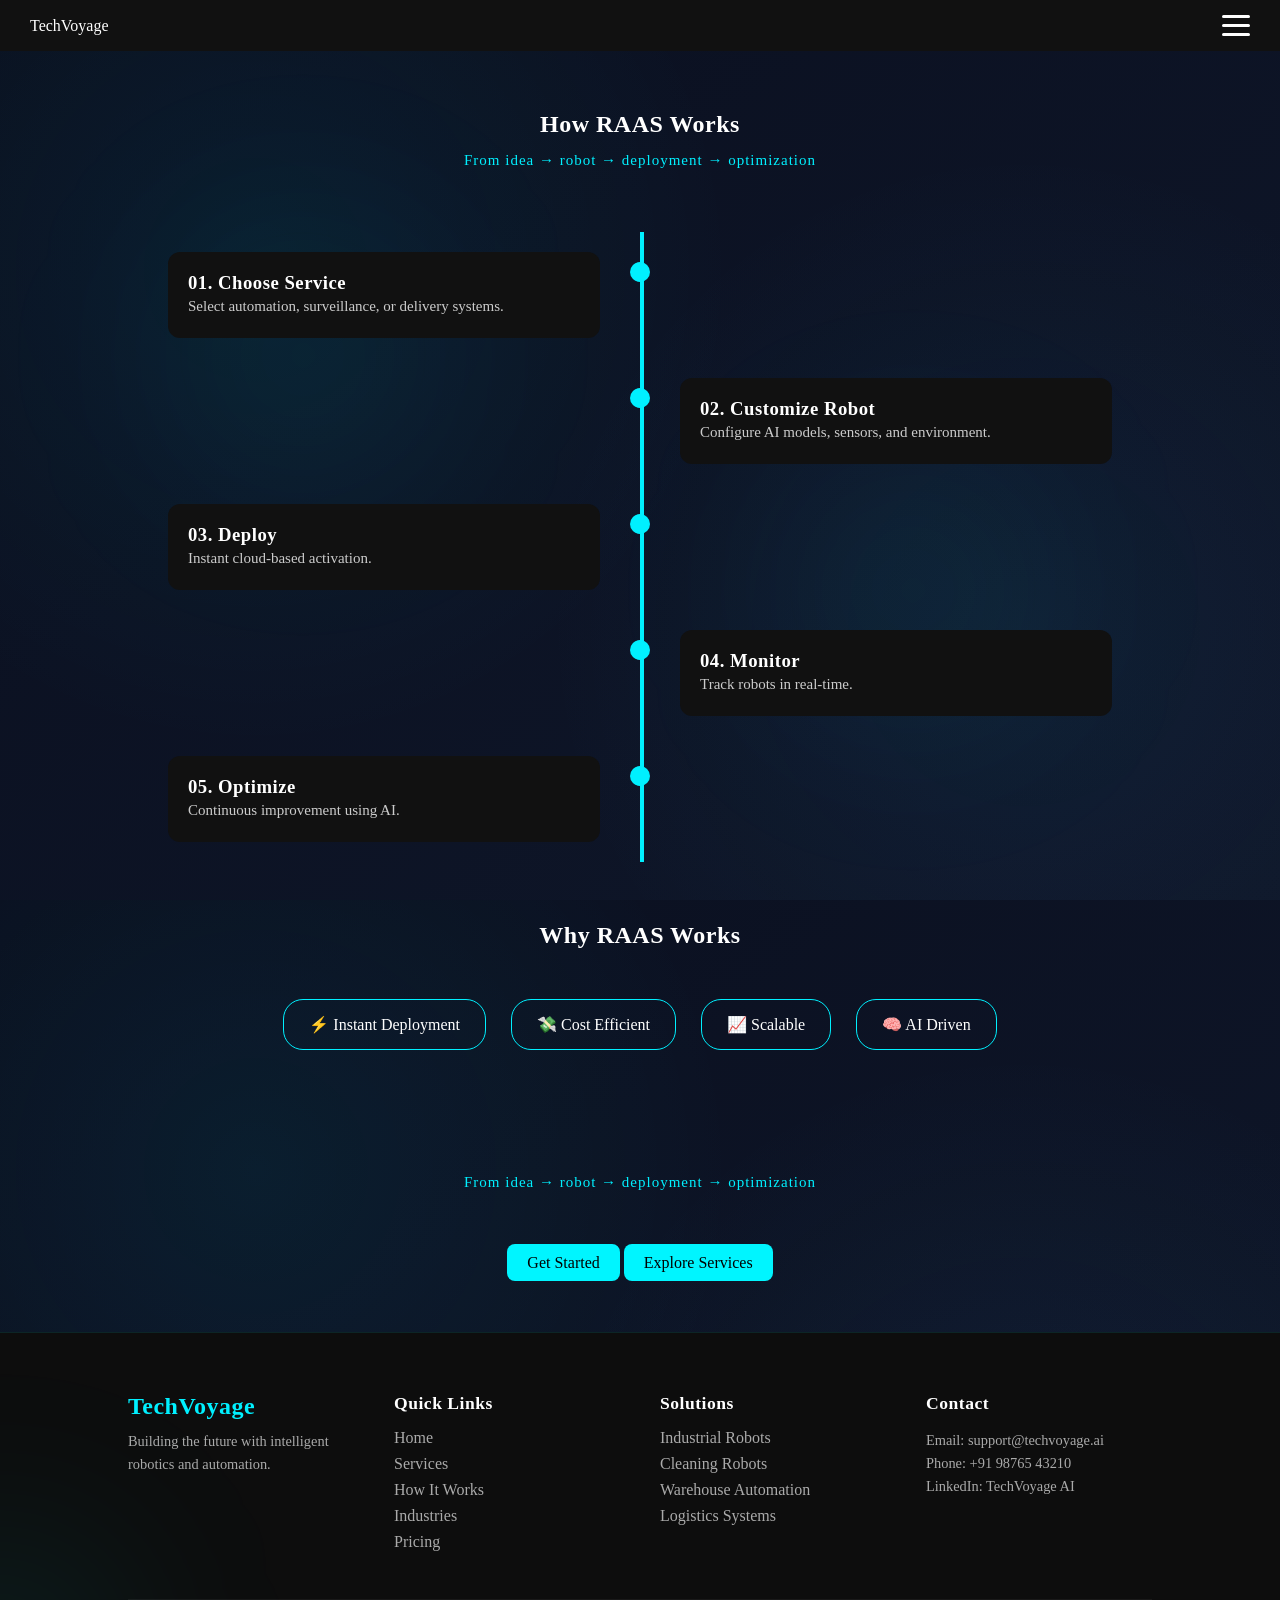
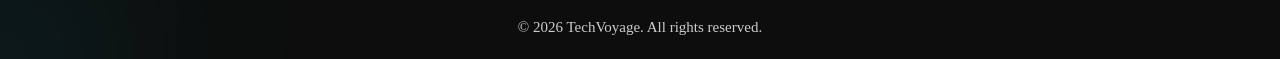
<file: how_it_works/how_it_works.html>
<!DOCTYPE html>
<html lang="en">
<head>
  <meta charset="UTF-8">
  <title>How It Works - RAAS</title>
  <link rel="stylesheet" href="../assets_css/global.css">
  <link rel="stylesheet" href="how.css">
</head>
<body>

<!-- BACKGROUND ANIMATION -->
  <div class="glass-bg">
  <div class="glass-orb"></div>
  <div class="glass-orb"></div>
</div>

<!-- NAVBAR -->
  <nav class="navbar">
    <div class="logo">TechVoyage</div>

  <div class="hamburger" id="hamburger">
  <span></span>
  <span></span>
  <span></span>
</div>
    <ul class="nav-links" id="nav-links">
      <li><a href="/index.html">Home</a></li>
      <li><a href="../services_page/services.html">Services</a></li>
      <li><a href="../how_it_works/how_it_works.html">How It Works</a></li>
      <li><a href="../industries_page/industries.html">Industries</a></li>
      <li><a href="../pricing/pricing.html">Pricing</a></li>
      <li><a href="../about_us/about.html">About Us</a></li>
      <li><a href="../customer_service/customer.html">Customer Service</a></li>
      <li><a href="../login_page/login.html">Login</a></li>
    </ul>
  </nav>

<!-- HERO -->
<section class="hero">
  <h2>How RAAS Works</h2>
  <p class="tagline">From idea → robot → deployment → optimization</p>
</section>

<!-- TIMELINE -->
<section class="timeline">

  <!-- STEP 1 -->
  <div class="step left">
    <div class="content">
      <h3>01. Choose Service</h3>
      <p>Select automation, surveillance, or delivery systems.</p>
      <div class="extra">
        <p>Smart AI suggests the best robot based on your needs.</p>
      </div>
    </div>
  </div>

  <!-- STEP 2 -->
  <div class="step right">
    <div class="content">
      <h3>02. Customize Robot</h3>
      <p>Configure AI models, sensors, and environment.</p>
      <div class="extra">
        <p>Advanced settings include object detection, path planning, and task learning.</p>
      </div>
    </div>
  </div>

  <!-- STEP 3 -->
  <div class="step left">
    <div class="content">
      <h3>03. Deploy</h3>
      <p>Instant cloud-based activation.</p>
      <div class="extra">
        <p>No manual setup. Everything runs via remote infrastructure.</p>
      </div>
    </div>
  </div>

  <!-- STEP 4 -->
  <div class="step right">
    <div class="content">
      <h3>04. Monitor</h3>
      <p>Track robots in real-time.</p>
      <div class="extra">
        <p>Dashboard shows live data, alerts, and performance metrics.</p>
      </div>
    </div>
  </div>

  <!-- STEP 5 -->
  <div class="step left">
    <div class="content">
      <h3>05. Optimize</h3>
      <p>Continuous improvement using AI.</p>
      <div class="extra">
        <p>System learns and improves efficiency automatically over time.</p>
      </div>
    </div>
  </div>

</section>
<section class="why">
  <h2>Why RAAS Works</h2>

  <div class="why-grid">
    <div>⚡ Instant Deployment</div>
    <div>💸 Cost Efficient</div>
    <div>📈 Scalable</div>
    <div>🧠 AI Driven</div>
  </div>
</section>
<p class="tagline">From idea → robot → deployment → optimization</p>
<!-- CTA -->
<section class="cta">
  <a href="../pricing/pricing.html" class="btn primary">Get Started</a>
  <a href="../services_page/services.html" class="btn secondary">Explore Services</a>
</section>
  <footer class="footer">
  <div class="footer-container">

    <!-- BRAND -->
    <div class="footer-col">
      <h2>TechVoyage</h2>
      <p>Building the future with intelligent robotics and automation.</p>
    </div>

    <!-- LINKS -->
    <div class="footer-col">
      <h3>Quick Links</h3>
      <a href="../index.html">Home</a>
      <a href="../services_page/services.html">Services</a>
      <a href="../how_it_works/how_it_works.html">How It Works</a>
      <a href="../industries_page/industries.html">Industries</a>
      <a href="../pricing/pricing.html">Pricing</a>
    </div>

    <!-- SERVICES -->
    <div class="footer-col">
      <h3>Solutions</h3>
      <a href="../services_page/services.html#industrial">Industrial Robots</a>
      <a href="../services_page/services.html#cleaning">Cleaning Robots</a>
      <a href="../services_page/services.html#warehouse">Warehouse Automation</a>
      <a href="../services_page/services.html#logistics">Logistics Systems</a>
    </div>

    <!-- CONTACT -->
    <div class="footer-col">
      <h3>Contact</h3>
      <p>Email: support@techvoyage.ai</p>
      <p>Phone: +91 98765 43210</p>
      <p>LinkedIn: TechVoyage AI</p>
    </div>

  </div>

  <!-- BOTTOM -->
  <div class="footer-bottom">
    <p>© 2026 TechVoyage. All rights reserved.</p>
  </div>

</footer>
<script src="../js/main.js"></script>
<script src="../js/cursor.js"></script>
<script src="../js/background.js"></script>
</body>
</html>
</file>
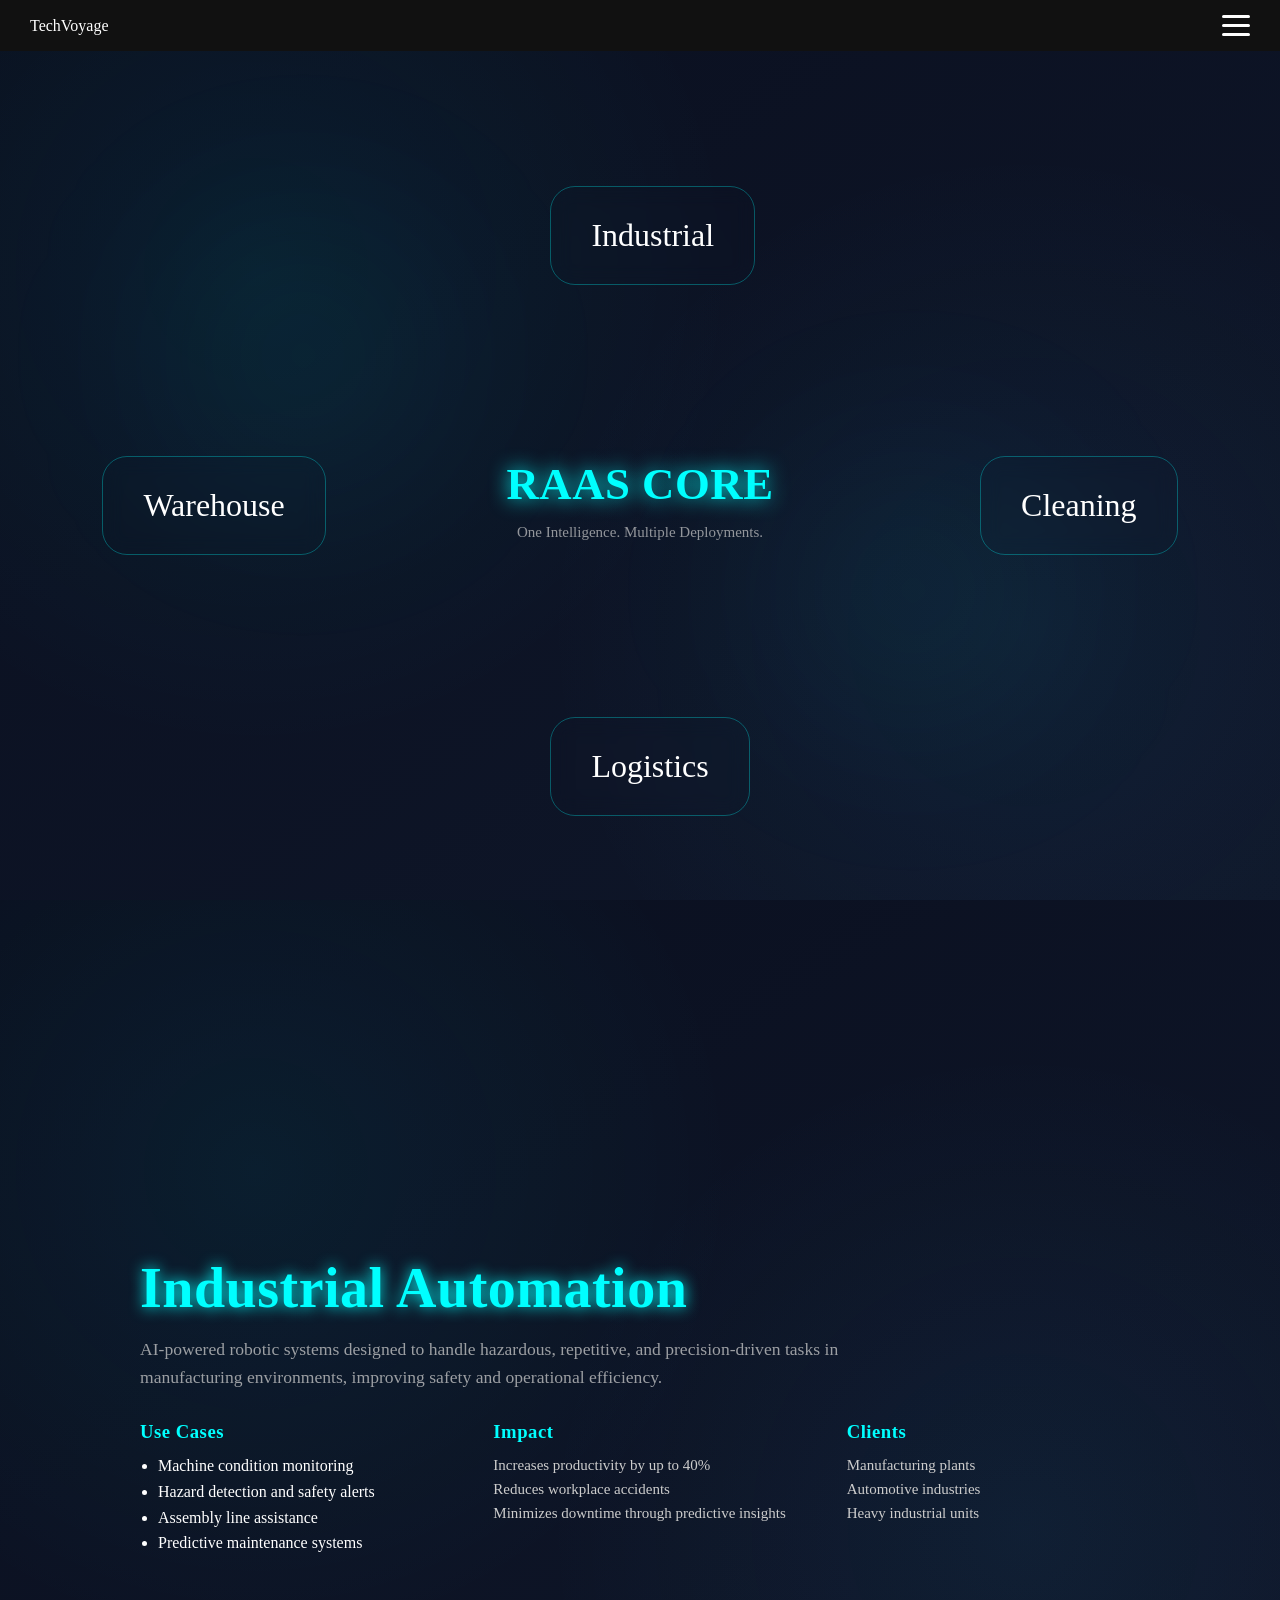
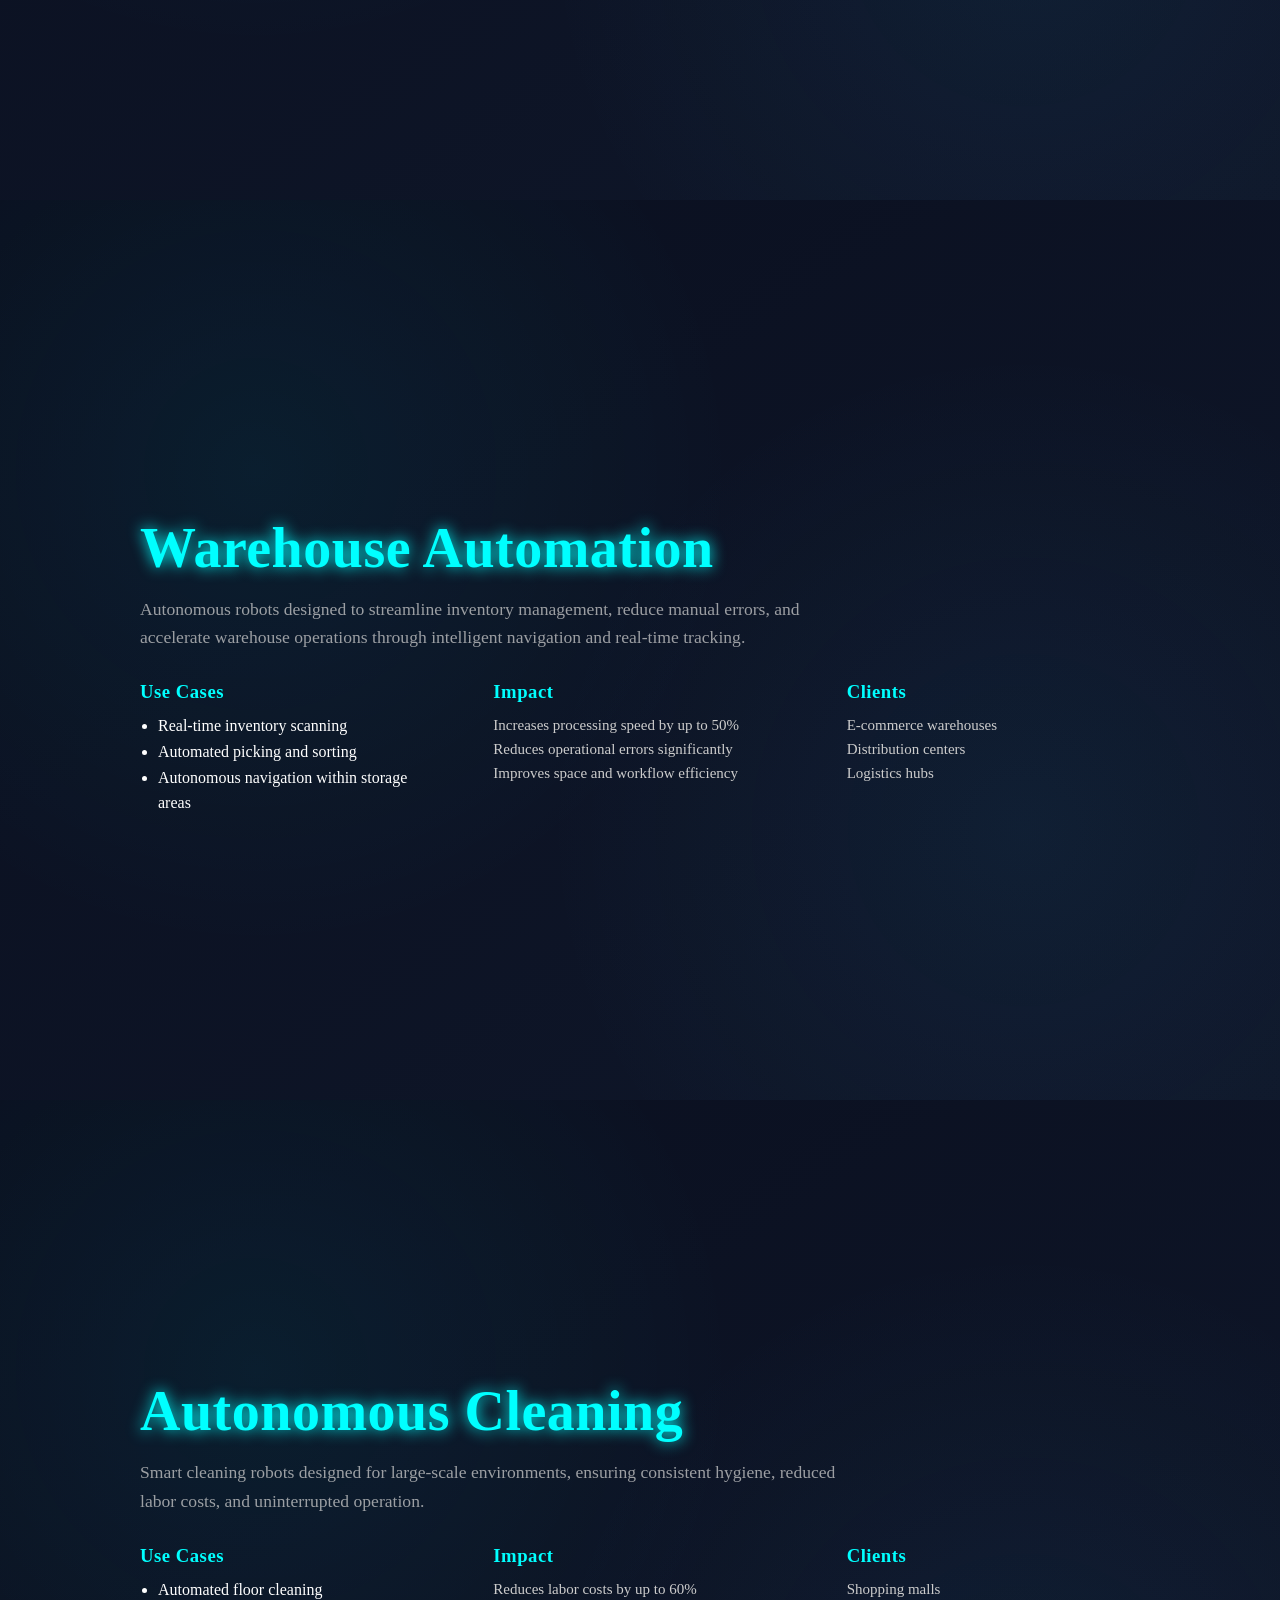
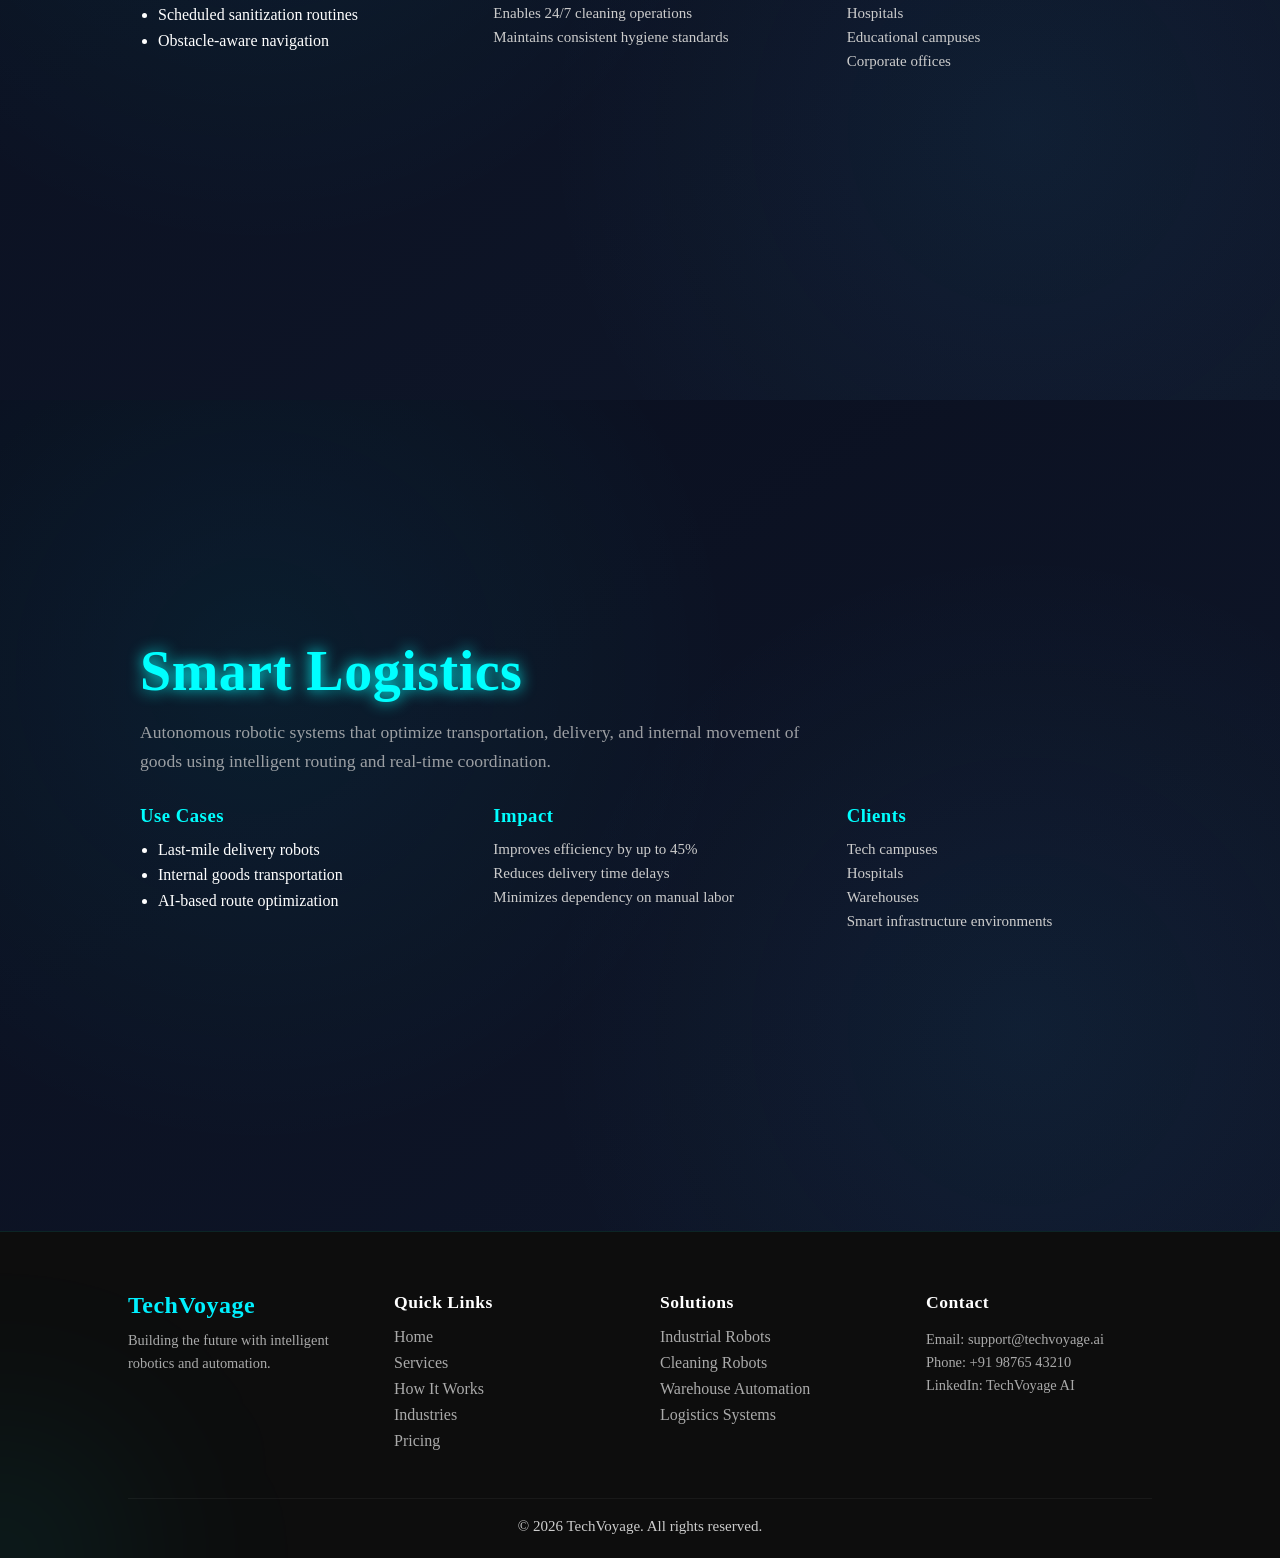
<file: industries_page/industries.html>
<!DOCTYPE html>
<html lang="en">
<head>
  <meta charset="UTF-8">
  <title>Industries | RAAS</title>
  <link rel="stylesheet" href="../assets_css/global.css">
  <link rel="stylesheet" href="industries.css">
</head>
<body>

<!-- BACKGROUND ANIMATION -->
  <div class="glass-bg">
  <div class="glass-orb"></div>
  <div class="glass-orb"></div>
</div>

<nav class="navbar">
  <div class="logo">TechVoyage</div>

  <div class="hamburger" id="hamburger">
    <span></span>
    <span></span>
    <span></span>
  </div>

  <ul class="nav-links" id="nav-links">
    <li><a href="../index.html">Home</a></li>
    <li><a href="../services_page/services.html">Services</a></li>
    <li><a href="../how_it_works/how_it_works.html">How It Works</a></li>
    <li><a href="industries.html">Industries</a></li>
    <li><a href="../pricing/pricing.html">Pricing</a></li>
    <li><a href="../about_us/about.html">About Us</a></li>
    <li><a href="../customer_service/customer.html">Customer Service</a></li>
    <li><a href="../login_page/login.html">Login</a></li>
  </ul>
</nav>
<!-- 🧿 RADIAL CORE -->
<section class="radial">

  <div class="core">
    <h1>RAAS CORE</h1>
    <p>One Intelligence. Multiple Deployments.</p>
  </div>

  <a href="#industrial" class="node n1">Industrial</a>
  <a href="#warehouse" class="node n2">Warehouse</a>
  <a href="#cleaning" class="node n3">Cleaning</a>
  <a href="#logistics" class="node n4">Logistics</a>

</section>

<!-- 🏭 INDUSTRIAL -->
<section id="industrial" class="industry left">
  <div class="content">
    <div class="text">
      <h1>Industrial Automation</h1>

      <p class="desc">
        AI-powered robotic systems designed to handle hazardous, repetitive, and precision-driven 
        tasks in manufacturing environments, improving safety and operational efficiency.
      </p>

      <div class="grid">
        <div>
          <h3>Use Cases</h3>
          <ul>
            <li>Machine condition monitoring</li>
            <li>Hazard detection and safety alerts</li>
            <li>Assembly line assistance</li>
            <li>Predictive maintenance systems</li>
          </ul>
        </div>

        <div>
          <h3>Impact</h3>
          <p>
            Increases productivity by up to 40%<br>
            Reduces workplace accidents<br>
            Minimizes downtime through predictive insights
          </p>
        </div>

        <div>
          <h3>Clients</h3>
          <p>
            Manufacturing plants<br>
            Automotive industries<br>
            Heavy industrial units
          </p>
        </div>
      </div>
    </div>
  </div>
</section>
<!-- 📦 WAREHOUSE -->
<section id="warehouse" class="industry right">
  <div class="content">

    <div class="text">
      <h1>Warehouse Automation</h1>

      <p class="desc">
        Autonomous robots designed to streamline inventory management, reduce manual errors, 
        and accelerate warehouse operations through intelligent navigation and real-time tracking.
      </p>

      <div class="grid">
        <div>
          <h3>Use Cases</h3>
          <ul>
            <li>Real-time inventory scanning</li>
            <li>Automated picking and sorting</li>
            <li>Autonomous navigation within storage areas</li>
          </ul>
        </div>

        <div>
          <h3>Impact</h3>
          <p>
            Increases processing speed by up to 50%<br>
            Reduces operational errors significantly<br>
            Improves space and workflow efficiency
          </p>
        </div>

        <div>
          <h3>Clients</h3>
          <p>
            E-commerce warehouses<br>
            Distribution centers<br>
            Logistics hubs
          </p>
        </div>
      </div>
    </div>

  </div>
</section>

<!-- 🧼 CLEANING -->
<section id="cleaning" class="industry left">
  <div class="content">
    <div class="text">
      <h1>Autonomous Cleaning</h1>

      <p class="desc">
        Smart cleaning robots designed for large-scale environments, ensuring consistent hygiene, 
        reduced labor costs, and uninterrupted operation.
      </p>

      <div class="grid">
        <div>
          <h3>Use Cases</h3>
          <ul>
            <li>Automated floor cleaning</li>
            <li>Scheduled sanitization routines</li>
            <li>Obstacle-aware navigation</li>
          </ul>
        </div>

        <div>
          <h3>Impact</h3>
          <p>
            Reduces labor costs by up to 60%<br>
            Enables 24/7 cleaning operations<br>
            Maintains consistent hygiene standards
          </p>
        </div>

        <div>
          <h3>Clients</h3>
          <p>
            Shopping malls<br>
            Hospitals<br>
            Educational campuses<br>
            Corporate offices
          </p>
        </div>
      </div>
    </div>
  </div>
</section>

<!-- 🚚 LOGISTICS -->
<section id="logistics" class="industry right">
  <div class="content">
    <div class="text">
      <h1>Smart Logistics</h1>

      <p class="desc">
        Autonomous robotic systems that optimize transportation, delivery, and internal movement 
        of goods using intelligent routing and real-time coordination.
      </p>

      <div class="grid">
        <div>
          <h3>Use Cases</h3>
          <ul>
            <li>Last-mile delivery robots</li>
            <li>Internal goods transportation</li>
            <li>AI-based route optimization</li>
          </ul>
        </div>

        <div>
          <h3>Impact</h3>
          <p>
            Improves efficiency by up to 45%<br>
            Reduces delivery time delays<br>
            Minimizes dependency on manual labor
          </p>
        </div>

        <div>
          <h3>Clients</h3>
          <p>
            Tech campuses<br>
            Hospitals<br>
            Warehouses<br>
            Smart infrastructure environments
          </p>
        </div>
      </div>
    </div>
  </div>
</section>
  <footer class="footer">

  <div class="footer-container">

    <!-- BRAND -->
    <div class="footer-col">
      <h2>TechVoyage</h2>
      <p>Building the future with intelligent robotics and automation.</p>
    </div>

    <!-- LINKS -->
    <div class="footer-col">
      <h3>Quick Links</h3>
      <a href="../index.html">Home</a>
      <a href="../services_page/services.html">Services</a>
      <a href="../how_it_works/how_it_works.html">How It Works</a>
      <a href="../industries_page/industries.html">Industries</a>
      <a href="../pricing/pricing.html">Pricing</a>
    </div>

    <!-- SERVICES -->
    <div class="footer-col">
      <h3>Solutions</h3>
      <a href="../services_page/services.html#industrial">Industrial Robots</a>
      <a href="../services_page/services.html#cleaning">Cleaning Robots</a>
      <a href="../services_page/services.html#warehouse">Warehouse Automation</a>
      <a href="../services_page/services.html#logistics">Logistics Systems</a>
    </div>

    <!-- CONTACT -->
    <div class="footer-col">
      <h3>Contact</h3>
      <p>Email: support@techvoyage.ai</p>
      <p>Phone: +91 98765 43210</p>
      <p>LinkedIn: TechVoyage AI</p>
    </div>

  </div>

  <!-- BOTTOM -->
  <div class="footer-bottom">
    <p>© 2026 TechVoyage. All rights reserved.</p>
  </div>

</footer>
<script src="../js/main.js"></script>
<script src="../js/cursor.js"></script>
<script src="../js/background.js"></script>
</body>
</html>
</file>
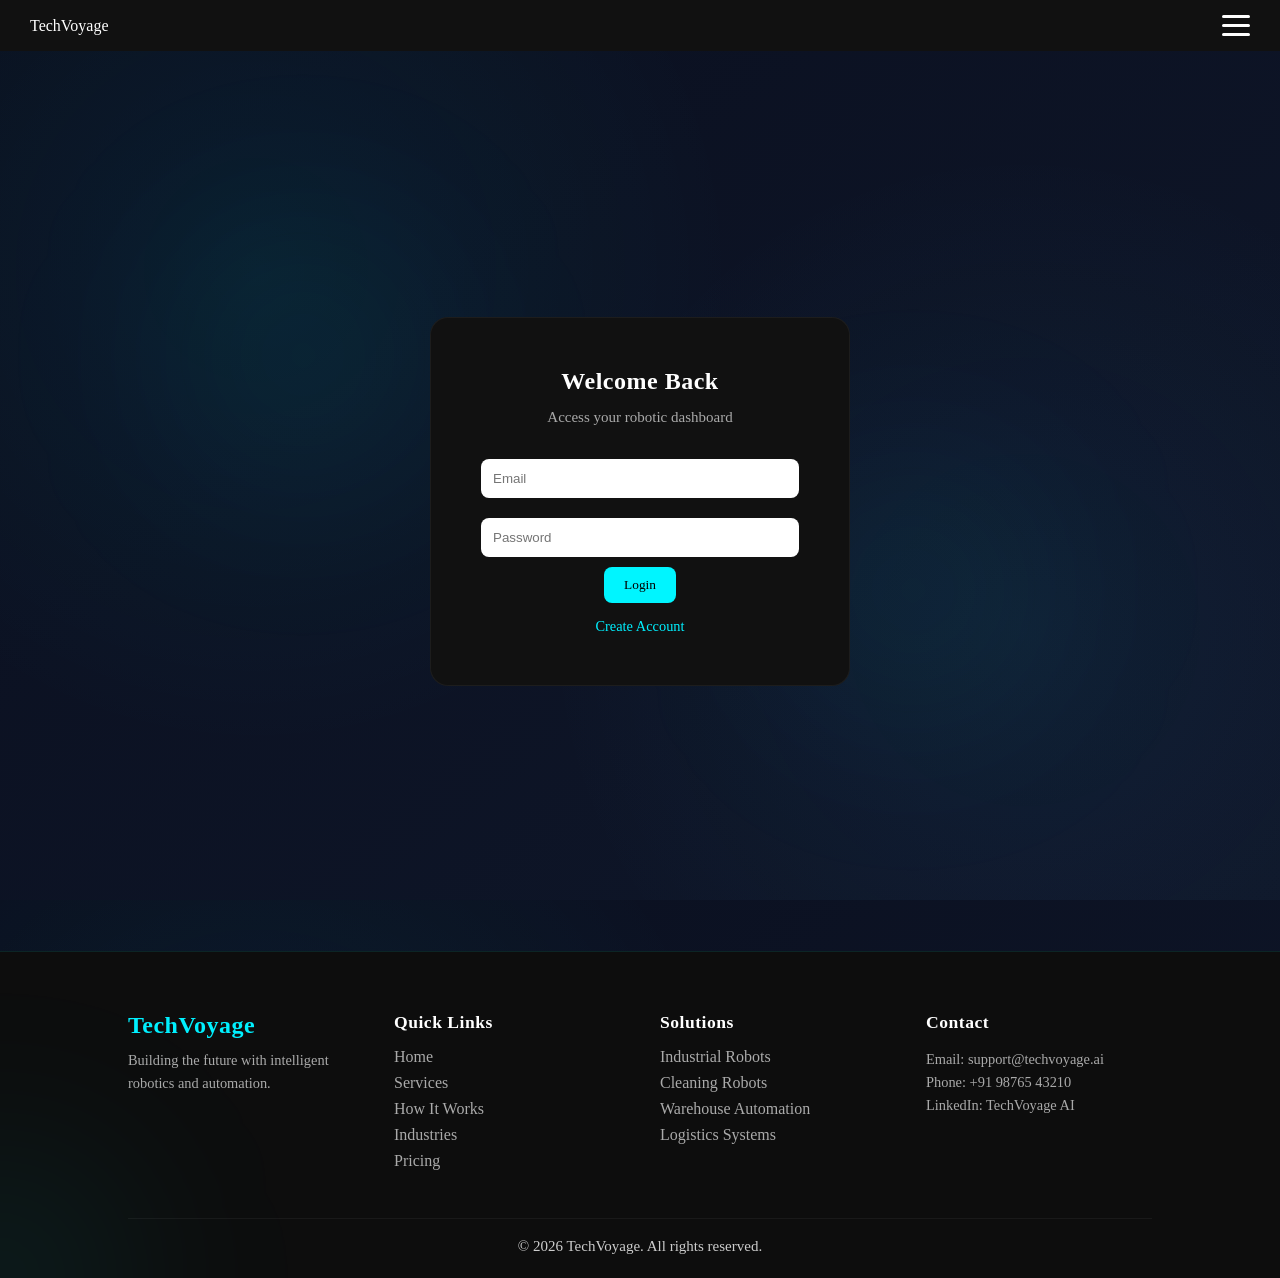
<file: login_page/login.html>
<!DOCTYPE html>
<html lang="en">
<head>
  <meta charset="UTF-8">
  <title>Login - RAAS</title>
  <link rel="stylesheet" href="../assets_css/global.css">
  <link rel="stylesheet" href="login.css">
</head>
<body>

<!-- BACKGROUND ANIMATION -->
  <div class="glass-bg">
  <div class="glass-orb"></div>
  <div class="glass-orb"></div>
</div>

<!-- NAVBAR -->
  <nav class="navbar">
    <div class="logo">TechVoyage</div>

  <div class="hamburger" id="hamburger">
  <span></span>
  <span></span>
  <span></span>
</div>
    <ul class="nav-links" id="nav-links">
      <li><a href="/index.html">Home</a></li>
      <li><a href="../services_page/services.html">Services</a></li>
      <li><a href="../how_it_works/how_it_works.html">How It Works</a></li>
      <li><a href="../industries_page/industries.html">Industries</a></li>
      <li><a href="../pricing/pricing.html">Pricing</a></li>
      <li><a href="../about_us/about.html">About Us</a></li>
      <li><a href="../customer_service/customer.html">Customer Service</a></li>
      <li><a href="../login_page/login.html">Login</a></li>
    </ul>
  </nav>

<!-- LOGIN BOX -->
<section class="login-section">
  <div class="login-box">

    <h2>Welcome Back</h2>
    <p>Access your robotic dashboard</p>

    <form>
      <input type="email" placeholder="Email" required>
      <input type="password" placeholder="Password" required>

      <button class="btn primary">Login</button>
    </form>

    <a href="../home_page/create.html" class="create">Create Account</a>

  </div>
</section>
 
  <footer class="footer">

  <div class="footer-container">

    <!-- BRAND -->
    <div class="footer-col">
      <h2>TechVoyage</h2>
      <p>Building the future with intelligent robotics and automation.</p>
    </div>

    <!-- LINKS -->
    <div class="footer-col">
      <h3>Quick Links</h3>
      <a href="../index.html">Home</a>
      <a href="../services_page/services.html">Services</a>
      <a href="../how_it_works/how_it_works.html">How It Works</a>
      <a href="../industries_page/industries.html">Industries</a>
      <a href="../pricing/pricing.html">Pricing</a>
    </div>

    <!-- SERVICES -->
    <div class="footer-col">
      <h3>Solutions</h3>
      <a href="../services_page/services.html#industrial">Industrial Robots</a>
      <a href="../services_page/services.html#cleaning">Cleaning Robots</a>
      <a href="../services_page/services.html#warehouse">Warehouse Automation</a>
      <a href="../services_page/services.html#logistics">Logistics Systems</a>
    </div>
      

    <!-- CONTACT -->
    <div class="footer-col">
      <h3>Contact</h3>
      <p>Email: support@techvoyage.ai</p>
      <p>Phone: +91 98765 43210</p>
      <p>LinkedIn: TechVoyage AI</p>
    </div>

  </div>

  <!-- BOTTOM -->
  <div class="footer-bottom">
    <p>© 2026 TechVoyage. All rights reserved.</p>
  </div>

</footer>
<script src="../js/main.js"></script>
<script src="../js/cursor.js"></script>
<script src="../js/background.js"></script>
</body>
</html>
</file>
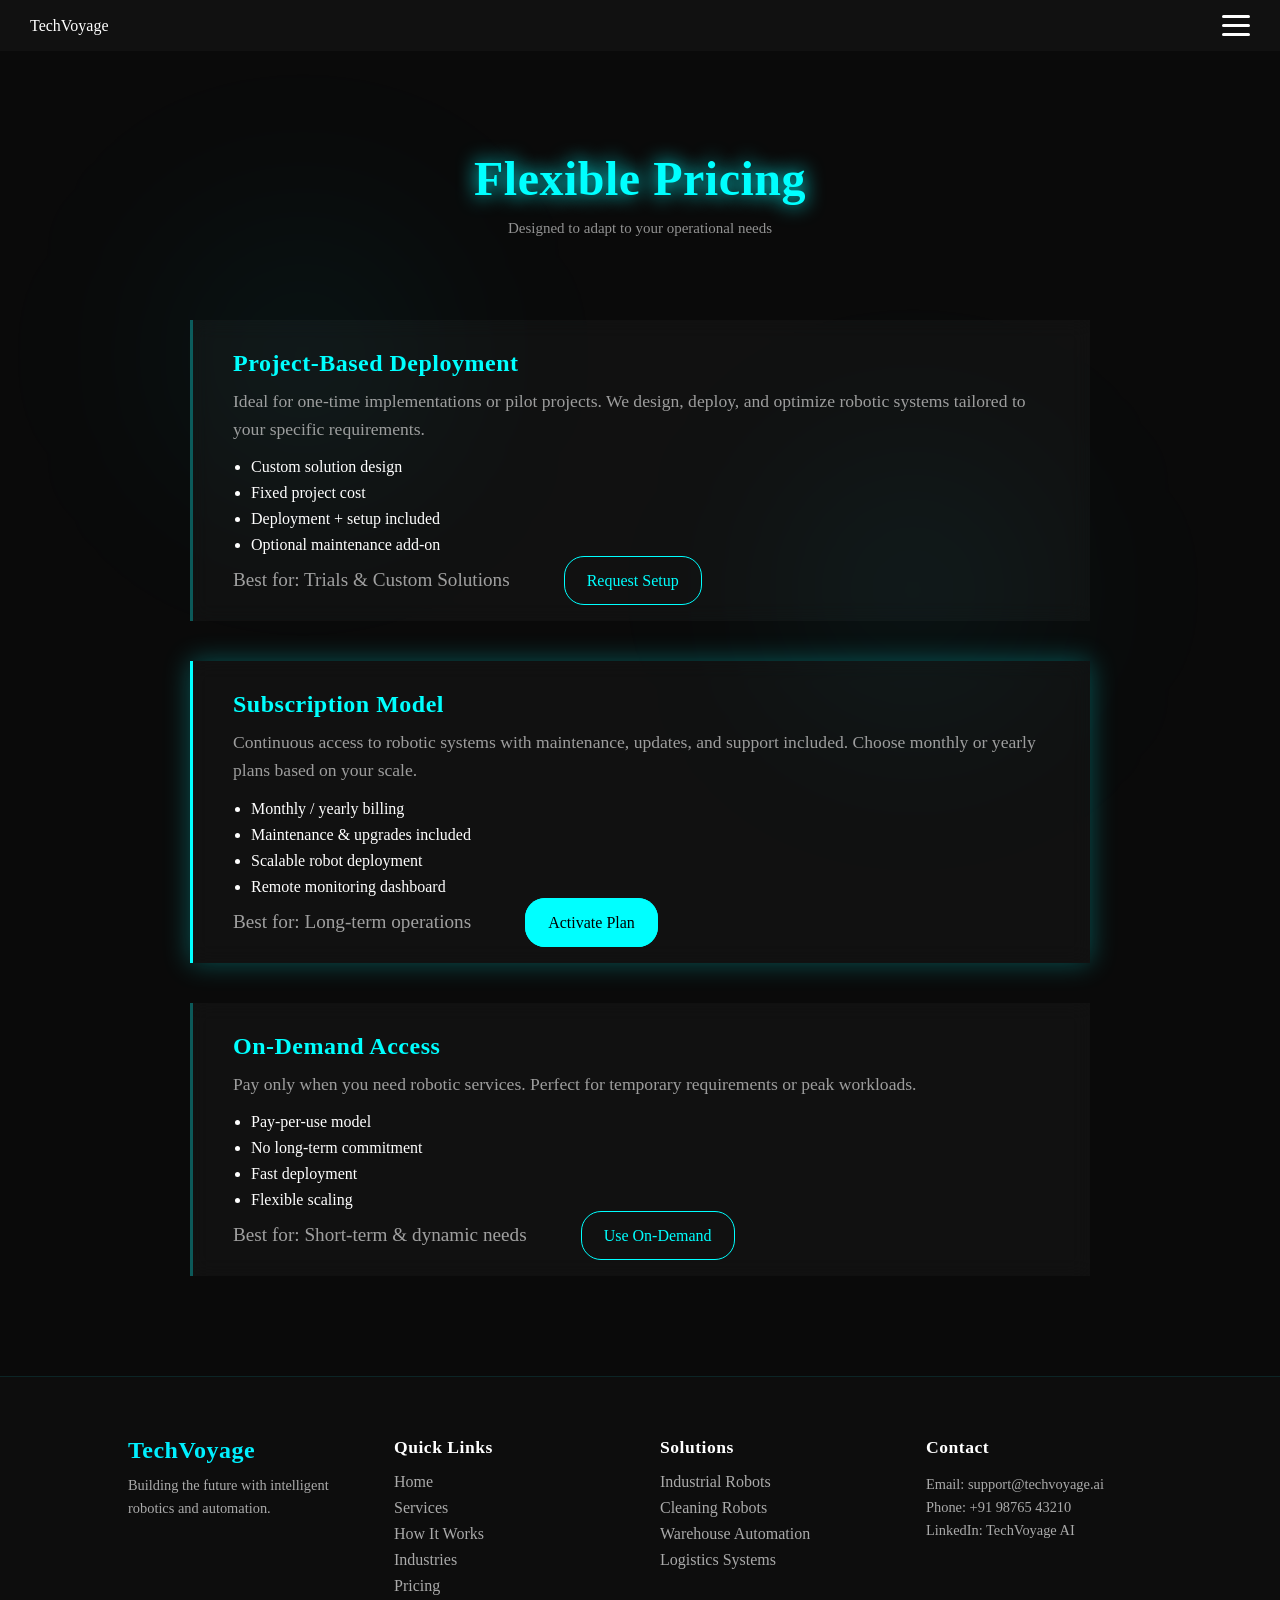
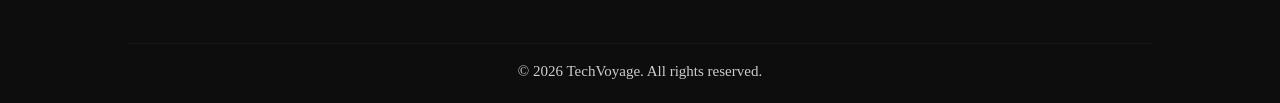
<file: pricing/pricing.html>
<!DOCTYPE html>
<html lang="en">
<head>
  <meta charset="UTF-8">
  <title>Pricing | RAAS</title>
  <link rel="stylesheet" href="../assets_css/global.css">
  <link rel="stylesheet" href="pricing.css">
</head>
<body>
<!-- BACKGROUND ANIMATION -->
  <div class="glass-bg">
  <div class="glass-orb"></div>
  <div class="glass-orb"></div>
</div>
<!-- NAVBAR -->
  <nav class="navbar">
    <div class="logo">TechVoyage</div>

  <div class="hamburger" id="hamburger">
  <span></span>
  <span></span>
  <span></span>
</div>
    <ul class="nav-links" id="nav-links">
      <li><a href="/index.html">Home</a></li>
      <li><a href="../services_page/services.html">Services</a></li>
      <li><a href="../how_it_works/how_it_works.html">How It Works</a></li>
      <li><a href="../industries_page/industries.html">Industries</a></li>
      <li><a href="../pricing/pricing.html">Pricing</a></li>
      <li><a href="../about_us/about.html">About Us</a></li>
      <li><a href="../customer_service/customer.html">Customer Service</a></li>
      <li><a href="../login_page/login.html">Login</a></li>
    </ul>
  </nav>
<!-- 🌌 BACKGROUND -->
<div class="background-animation">
  <span></span>
  <span></span>
  <span></span>
  <span></span>
  <span></span>
  <span></span>
</div>

<section class="pricing">

  <h1 class="title">Flexible Pricing</h1>
  <p class="subtitle">Designed to adapt to your operational needs</p>

  <div class="models">

    <!-- PROJECT -->
    <div class="model">
      <h2>Project-Based Deployment</h2>

      <p class="desc">
        Ideal for one-time implementations or pilot projects. 
        We design, deploy, and optimize robotic systems tailored 
        to your specific requirements.
      </p>

      <ul>
        <li>Custom solution design</li>
        <li>Fixed project cost</li>
        <li>Deployment + setup included</li>
        <li>Optional maintenance add-on</li>
      </ul>

      <span class="tag">Best for: Trials & Custom Solutions</span>
      <a href="../login_page/login.html" class="action-btn">Request Setup</a>
    
    </div>
    <!-- SUBSCRIPTION -->
    <div class="model highlight">
      <h2>Subscription Model</h2>

      <p class="desc">
        Continuous access to robotic systems with maintenance, updates, 
        and support included. Choose monthly or yearly plans based on your scale.
      </p>

      <ul>
        <li>Monthly / yearly billing</li>
        <li>Maintenance & upgrades included</li>
        <li>Scalable robot deployment</li>
        <li>Remote monitoring dashboard</li>
      </ul>

      <span class="tag">Best for: Long-term operations</span>
      <a href="../login_page/login.html" class="action-btn highlight-btn">Activate Plan</a>
    </div>
    
    <!-- ON DEMAND -->
    <div class="model">
      <h2>On-Demand Access</h2>

      <p class="desc">
        Pay only when you need robotic services. 
        Perfect for temporary requirements or peak workloads.
      </p>

      <ul>
        <li>Pay-per-use model</li>
        <li>No long-term commitment</li>
        <li>Fast deployment</li>
        <li>Flexible scaling</li>
      </ul>

      <span class="tag">Best for: Short-term & dynamic needs</span>
      <a href="../login_page/login.html" class="action-btn">Use On-Demand</a>
    </div>

  </div>

</section>

  <footer class="footer">

  <div class="footer-container">

    <!-- BRAND -->
    <div class="footer-col">
      <h2>TechVoyage</h2>
      <p>Building the future with intelligent robotics and automation.</p>
    </div>

    <!-- LINKS -->
    <div class="footer-col">
      <h3>Quick Links</h3>
      <a href="../index.html">Home</a>
      <a href="../services_page/services.html">Services</a>
      <a href="../how_it_works/how_it_works.html">How It Works</a>
      <a href="../industries_page/industries.html">Industries</a>
      <a href="../pricing/pricing.html">Pricing</a>
    </div>

    <!-- SERVICES -->
    <div class="footer-col">
      <h3>Solutions</h3>
      <a href="../services_page/services.html#industrial">Industrial Robots</a>
      <a href="../services_page/services.html#cleaning">Cleaning Robots</a>
      <a href="../services_page/services.html#warehouse">Warehouse Automation</a>
      <a href="../services_page/services.html#logistics">Logistics Systems</a>
    </div>

    <!-- CONTACT -->
    <div class="footer-col">
      <h3>Contact</h3>
      <p>Email: support@techvoyage.ai</p>
      <p>Phone: +91 98765 43210</p>
      <p>LinkedIn: TechVoyage AI</p>
    </div>

  </div>

  <!-- BOTTOM -->
  <div class="footer-bottom">
    <p>© 2026 TechVoyage. All rights reserved.</p>
  </div>

</footer>
<script src="../js/main.js"></script>
</body>
</html>
</file>
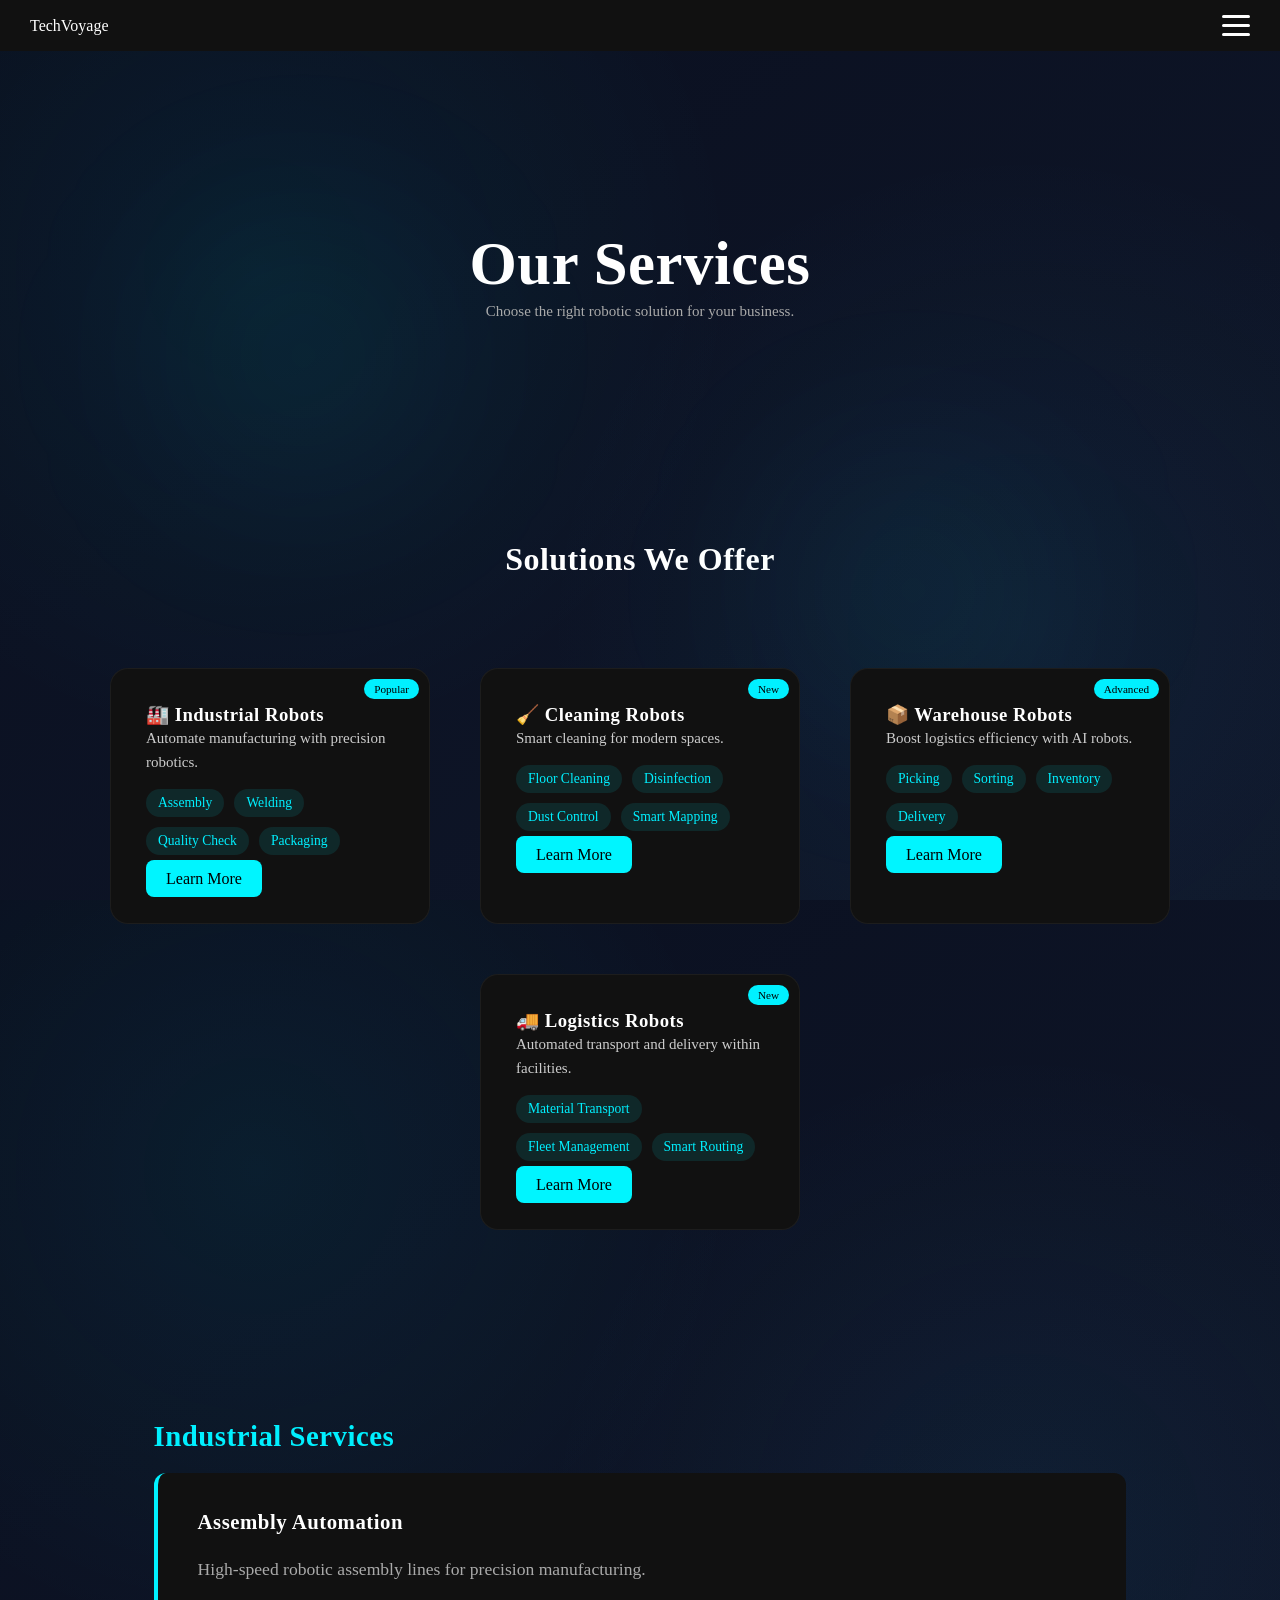
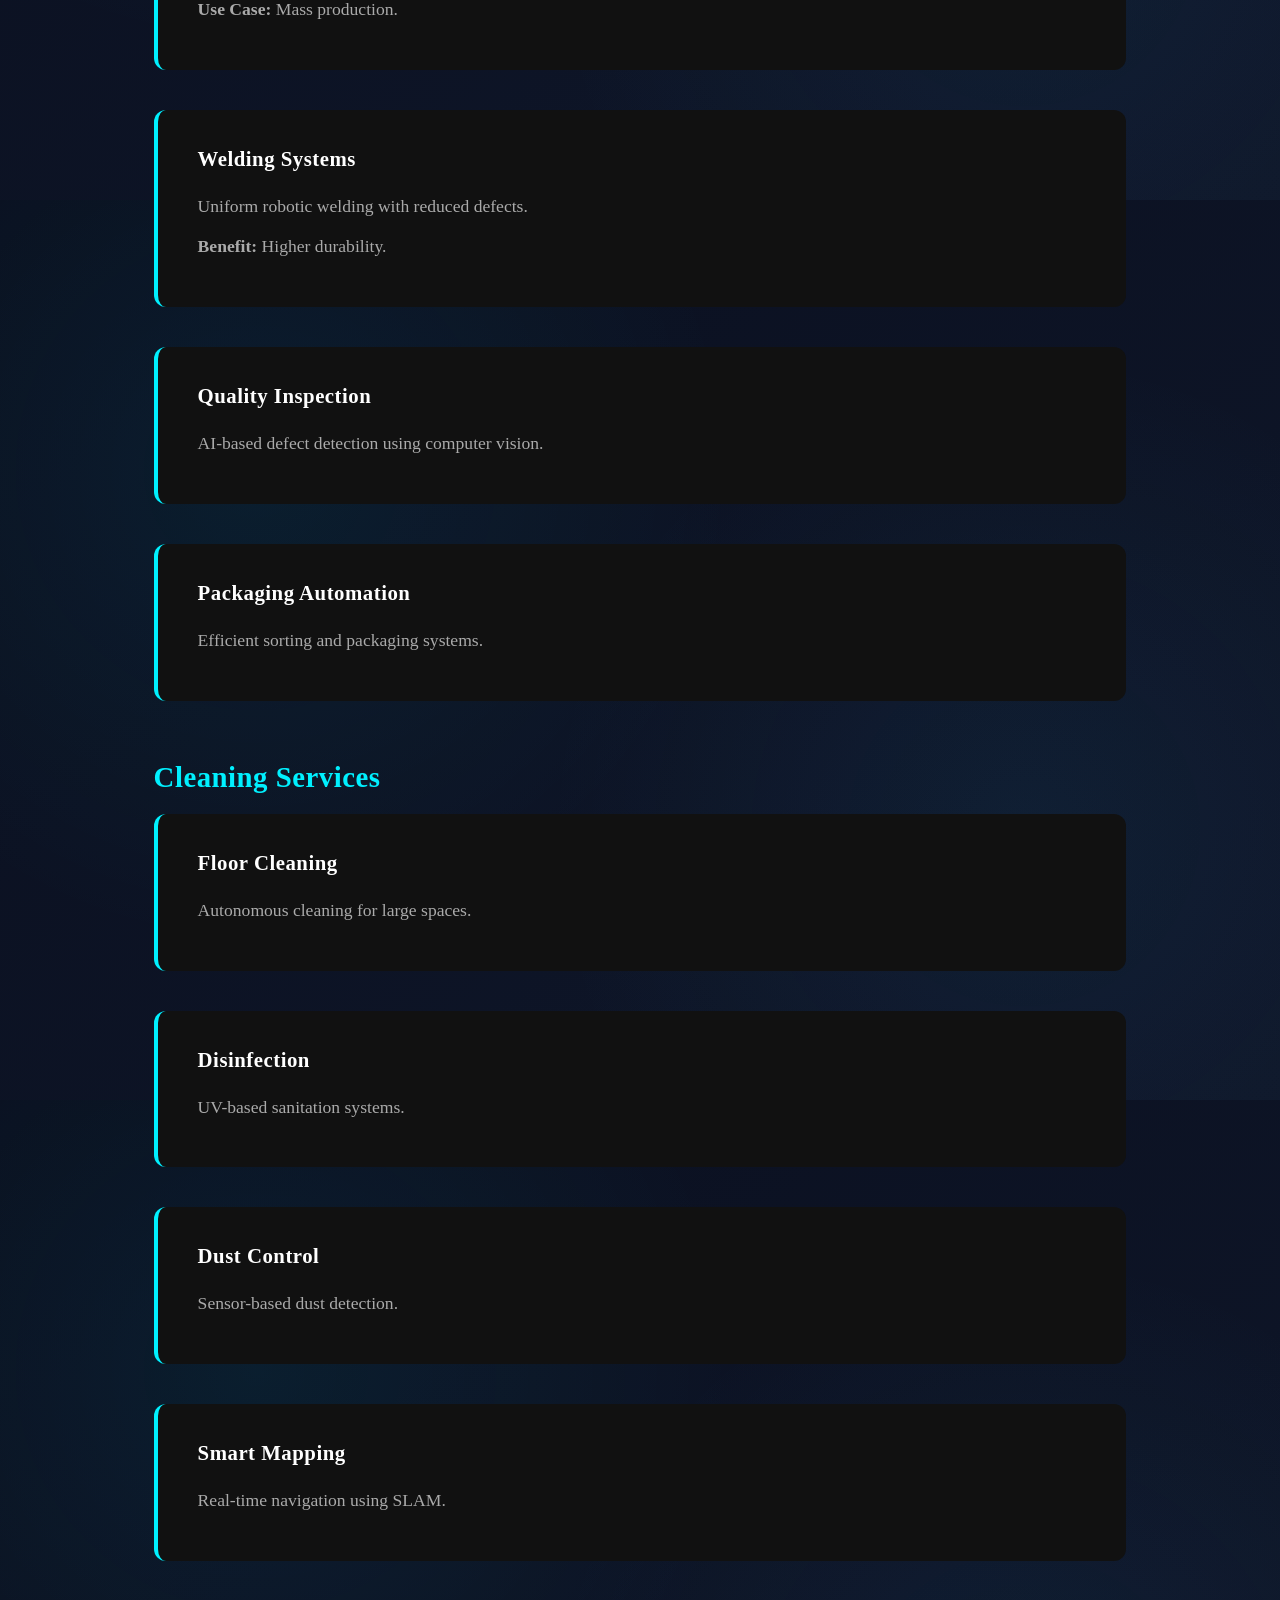
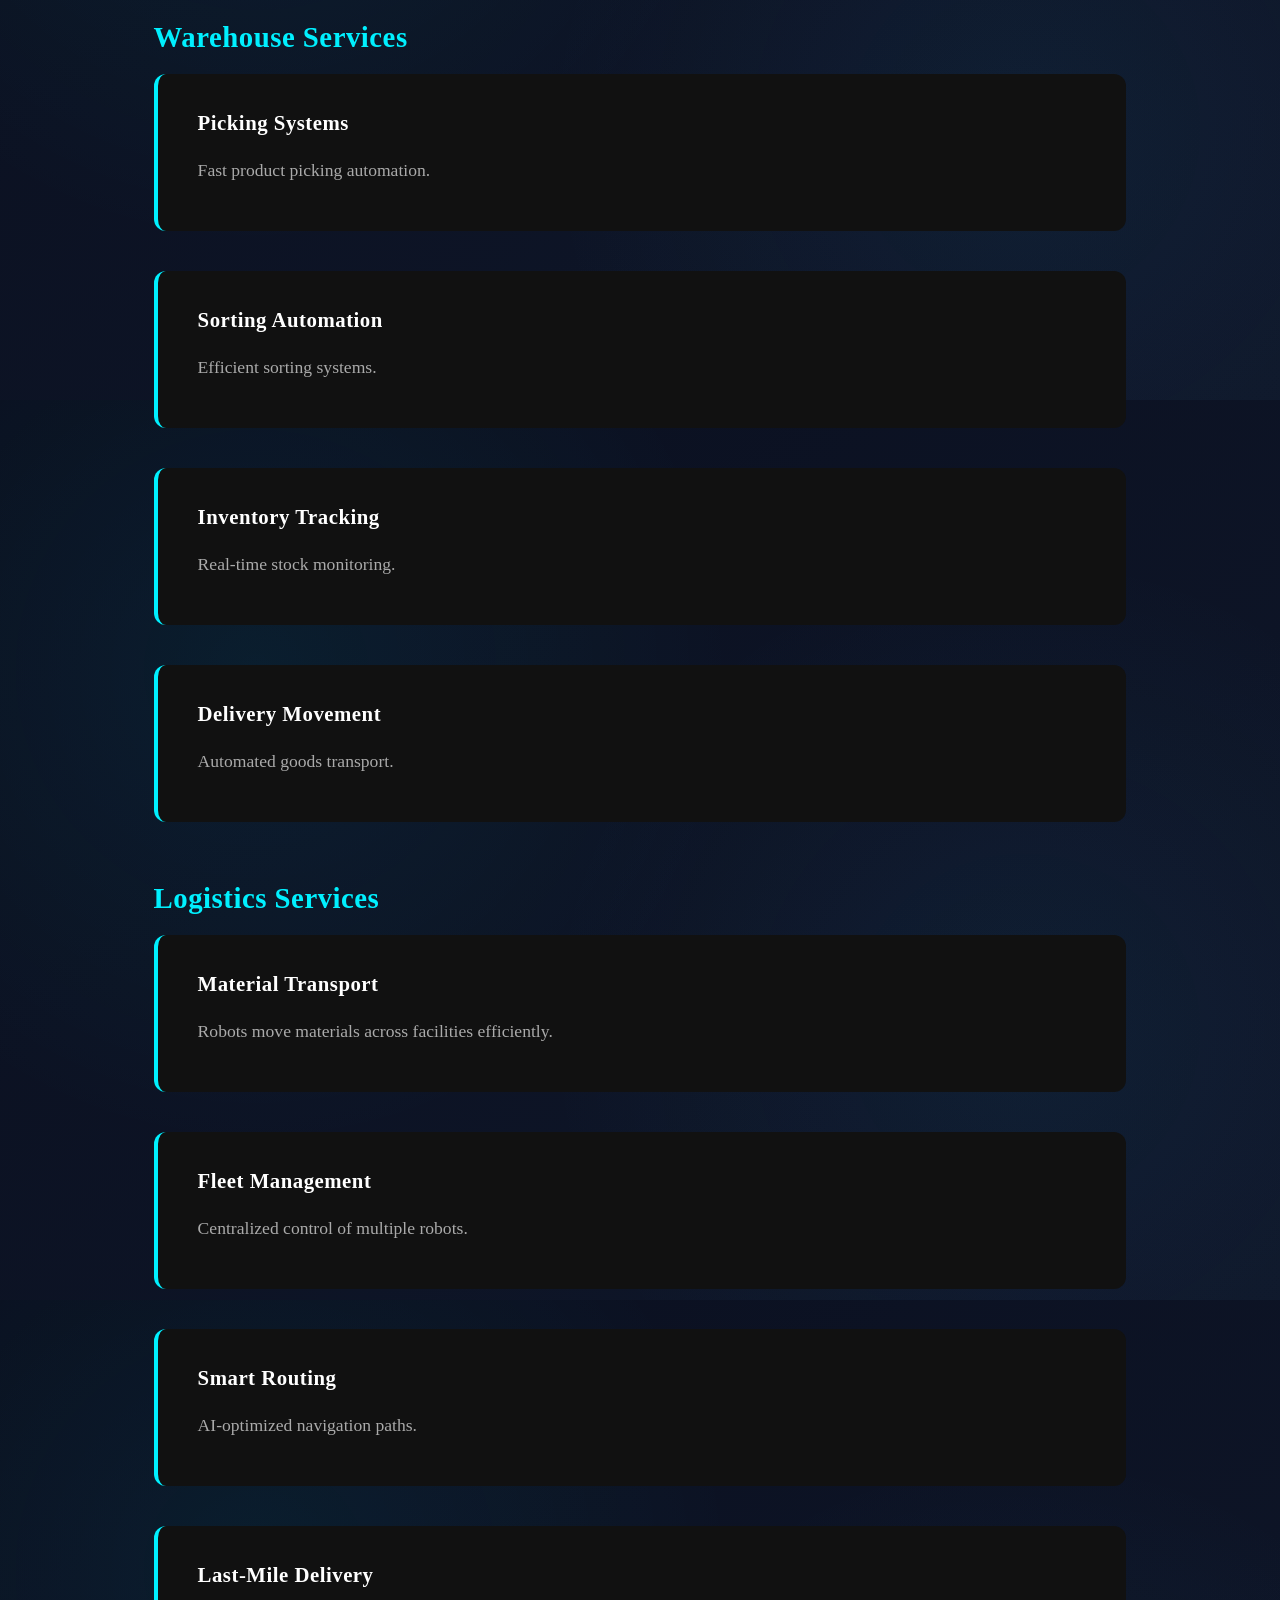
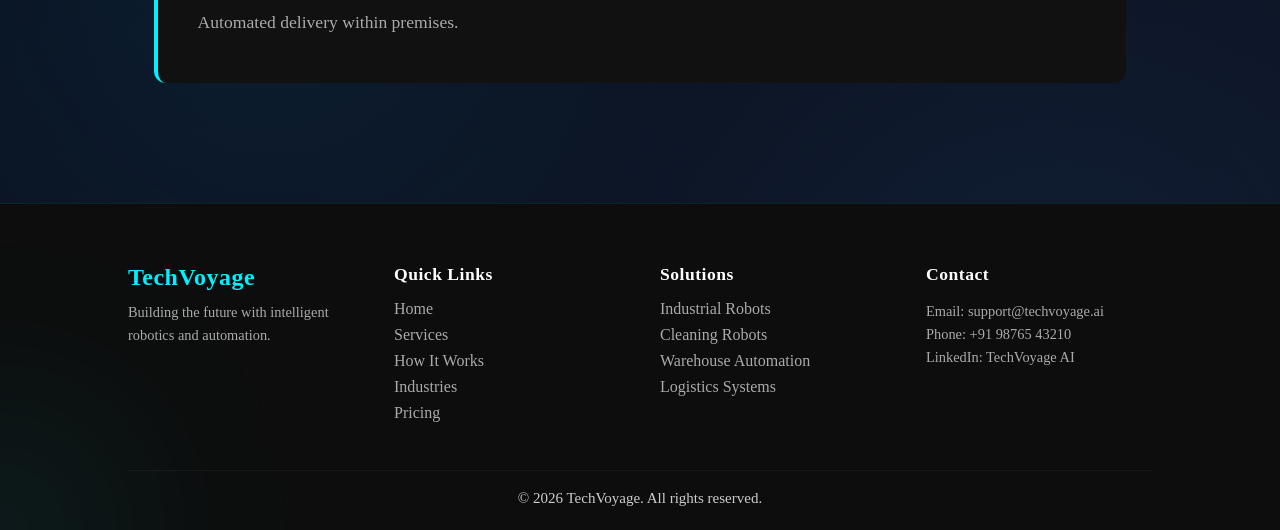
<file: services_page/services.html>
<!DOCTYPE html>
<html lang="en">
<head>
  <meta charset="UTF-8">
  <title>RAAS - Services</title>
  <meta name="viewport" content="width=device-width, initial-scale=1.0">
  <link rel="stylesheet" href="../assets_css/global.css">
  <link rel="stylesheet" href="services.css">
</head>

<body>

  <!-- BACKGROUND ANIMATION -->
  <div class="glass-bg">
  <div class="glass-orb"></div>
  <div class="glass-orb"></div>
</div>
  <!-- NAVBAR -->
  <nav class="navbar">
    <div class="logo">TechVoyage</div>

  <div class="hamburger" id="hamburger">
  <span></span>
  <span></span>
  <span></span>
</div>
    <ul class="nav-links" id="nav-links">
      <li><a href="/index.html">Home</a></li>
      <li><a href="../services_page/services.html">Services</a></li>
      <li><a href="../how_it_works/how_it_works.html">How It Works</a></li>
      <li><a href="../industries_page/industries.html">Industries</a></li>
      <li><a href="../pricing/pricing.html">Pricing</a></li>
      <li><a href="../about_us/about.html">About Us</a></li>
      <li><a href="../customer_service/customer.html">Customer Service</a></li>
      <li><a href="../login_page/login.html">Login</a></li>
    </ul>
  </nav>
  <!-- HERO -->
  <section class="hero services-hero">
    <h2>Our Services</h2>
    <p>Choose the right robotic solution for your business.</p>
  </section>

  <!-- TITLE -->
  <h2 class="section-title">Solutions We Offer</h2>

  <!-- CARDS -->
  <section class="services">

    <!-- INDUSTRIAL -->
    <div class="card" id="industrial">
      <div class="badge">Popular</div>

      <h3>🏭 Industrial Robots</h3>
      <p>Automate manufacturing with precision robotics.</p>

      <div class="sub-services">
        <a href="#assembly">Assembly</a>
        <a href="#welding">Welding</a>
        <a href="#quality">Quality Check</a>
        <a href="#packaging">Packaging</a>
      </div>

      <a href="../services_page/services.html#in" class="btn primary">Learn More</a>
    </div>

    <!-- CLEANING -->
    <div class="card" id="cleaning">
      <div class="badge">New</div>

      <h3>🧹 Cleaning Robots</h3>
      <p>Smart cleaning for modern spaces.</p>

      <div class="sub-services">
        <a href="#floor">Floor Cleaning</a>
        <a href="#disinfection">Disinfection</a>
        <a href="#dust">Dust Control</a>
        <a href="#mapping">Smart Mapping</a>
      </div>

      <a href="../services_page/services.html#cl" class="btn primary">Learn More</a>
    </div>

    <!-- WAREHOUSE -->
    <div class="card" id="warehouse">
      <div class="badge">Advanced</div>

      <h3>📦 Warehouse Robots</h3>
      <p>Boost logistics efficiency with AI robots.</p>

      <div class="sub-services">
        <a href="#picking">Picking</a>
        <a href="#sorting">Sorting</a>
        <a href="#inventory">Inventory</a>
        <a href="#delivery">Delivery</a>
      </div>

      <a href="../services_page/services.html#wa" class="btn primary">Learn More</a>
    </div>
<div class="card" id="logistics">
  <div class="badge">New</div>

  <h3>🚚 Logistics Robots</h3>
  <p>Automated transport and delivery within facilities.</p>

  <div class="sub-services">
    <a href="#material">Material Transport</a>
    <a href="#fleet">Fleet Management</a>
    <a href="#routing">Smart Routing</a>
  </div>

  <a href="../services_page/services.html#lo" class="btn secondary">Learn More</a>
</div>
  </section>

  <!-- DETAILS SECTION -->
  <section class="details">

  <!-- INDUSTRIAL -->
  <h2 class="detail-heading" id="in">Industrial Services</h2>

  <div id="assembly" class="detail-box">
    <h3>Assembly Automation</h3>
    <p>High-speed robotic assembly lines for precision manufacturing.</p>
    <p><strong>Use Case:</strong> Mass production.</p>
  </div>

  <div id="welding" class="detail-box">
    <h3>Welding Systems</h3>
    <p>Uniform robotic welding with reduced defects.</p>
    <p><strong>Benefit:</strong> Higher durability.</p>
  </div>

  <div id="quality" class="detail-box">
    <h3>Quality Inspection</h3>
    <p>AI-based defect detection using computer vision.</p>
  </div>

  <div id="packaging" class="detail-box">
    <h3>Packaging Automation</h3>
    <p>Efficient sorting and packaging systems.</p>
  </div>


  <!-- CLEANING -->
  <h2 class="detail-heading" id="cl">Cleaning Services</h2>

  <div id="floor" class="detail-box">
    <h3>Floor Cleaning</h3>
    <p>Autonomous cleaning for large spaces.</p>
  </div>

  <div id="disinfection" class="detail-box">
    <h3>Disinfection</h3>
    <p>UV-based sanitation systems.</p>
  </div>

  <div id="dust" class="detail-box">
    <h3>Dust Control</h3>
    <p>Sensor-based dust detection.</p>
  </div>

  <div id="mapping" class="detail-box">
    <h3>Smart Mapping</h3>
    <p>Real-time navigation using SLAM.</p>
  </div>


  <!-- WAREHOUSE -->
  <h2 class="detail-heading" id="wa">Warehouse Services</h2>

  <div id="picking" class="detail-box">
    <h3>Picking Systems</h3>
    <p>Fast product picking automation.</p>
  </div>

  <div id="sorting" class="detail-box">
    <h3>Sorting Automation</h3>
    <p>Efficient sorting systems.</p>
  </div>

  <div id="inventory" class="detail-box">
    <h3>Inventory Tracking</h3>
    <p>Real-time stock monitoring.</p>
  </div>

  <div id="delivery" class="detail-box">
    <h3>Delivery Movement</h3>
    <p>Automated goods transport.</p>
  </div>


  <!-- LOGISTICS -->
  <h2 class="detail-heading" id="lo">Logistics Services</h2>

  <div id="material" class="detail-box">
    <h3>Material Transport</h3>
    <p>Robots move materials across facilities efficiently.</p>
  </div>

  <div id="fleet" class="detail-box">
    <h3>Fleet Management</h3>
    <p>Centralized control of multiple robots.</p>
  </div>

  <div id="routing" class="detail-box">
    <h3>Smart Routing</h3>
    <p>AI-optimized navigation paths.</p>
  </div>

  <div id="lastmile" class="detail-box">
    <h3>Last-Mile Delivery</h3>
    <p>Automated delivery within premises.</p>
  </div>

</section>

  <!-- FOOTER -->
  
  <footer class="footer">

  <div class="footer-container">

    <!-- BRAND -->
    <div class="footer-col">
      <h2>TechVoyage</h2>
      <p>Building the future with intelligent robotics and automation.</p>
    </div>

    <!-- LINKS -->
    <div class="footer-col">
      <h3>Quick Links</h3>
      <a href="../index.html">Home</a>
      <a href="../services_page/services.html">Services</a>
      <a href="../how_it_works/how_it_works.html">How It Works</a>
      <a href="../industries_page/industries.html">Industries</a>
      <a href="../pricing/pricing.html">Pricing</a>
    </div>

    <!-- SERVICES -->
    <div class="footer-col">
      <h3>Solutions</h3>
      <a href="../services_page/services.html#industrial">Industrial Robots</a>
      <a href="../services_page/services.html#cleaning">Cleaning Robots</a>
      <a href="../services_page/services.html#warehouse">Warehouse Automation</a>
      <a href="../services_page/services.html#logistics">Logistics Systems</a>
    </div>

    <!-- CONTACT -->
    <div class="footer-col">
      <h3>Contact</h3>
      <p>Email: support@techvoyage.ai</p>
      <p>Phone: +91 98765 43210</p>
      <p>LinkedIn: TechVoyage AI</p>
    </div>

  </div>

  <!-- BOTTOM -->
  <div class="footer-bottom">
    <p>© 2026 TechVoyage. All rights reserved.</p>
  </div>

</footer>
<script src="../js/main.js"></script>
<script src="../js/cursor.js"></script>
<script src="../js/background.js"></script>
</body>
</html>
</file>
<file: assets_css/global.css>
/* =========================
   RESET & BASE
========================= */
* {
  margin: 0;
  padding: 0;
  box-sizing: border-box;
}

html, body {
  width: 100%;
  height: 100%;
  scroll-behavior: smooth;
}

/* BODY + CURSOR */
body {
  background: #0a0a0a;
  color: white;
  cursor: url("images/robot2.png") 16 16, auto;
}

button:hover,
a:hover {
  cursor: url("images/robot.png") 16 16, pointer;
}


/* NAVBAR */
nav {
  display: flex;
  justify-content: space-between;
  padding: 20px 50px;
  background: #111;
}

nav h1 { color: #00f0ff; }

nav a {
  color: white;
  text-decoration: none;
}


/* =========================
   TYPOGRAPHY
========================= */
h1, h2, h3, h4, h5, h6 {
  font-weight: 600;
  letter-spacing: 0.5px;
}

p {
  font-size: 15px;
  line-height: 1.6;
  color: #cccccc;
}

a {
  text-decoration: none;
  color: inherit;
}

/* =========================
   LAYOUT UTILITIES
========================= */
.section {
  padding: 60px 80px;
}

.container {
  width: 100%;
  max-width: 1200px;
  margin: auto;
}

.flex {
  display: flex;
  align-items: center;
  justify-content: center;
}

.grid {
  display: grid;
}

/* =========================
   BUTTONS
========================= */
button {
  border: none;
  outline: none;
  cursor: pointer;
  font-family: inherit;
}

.btn {
  padding: 10px 20px;
  border-radius: 8px;
  background: #00f5ff;
  color: #000;
  font-weight: 500;
  transition: 0.3s ease;
}

.btn:hover {
  opacity: 0.8;
  transform: translateY(-2px);
}

/* =========================
   CARDS
========================= */
.card {
  background: #111;
  border-radius: 16px;
  padding: 20px;
  transition: 0.3s ease;
}

.card:hover {
  transform: translateY(-5px);
}

/* =========================
   IMAGES
========================= */
img {
  max-width: 100%;
  height: auto;
  display: block;
}

/* =========================
   SCROLLBAR
========================= */
::-webkit-scrollbar {
  width: 6px;
}

::-webkit-scrollbar-thumb {
  background: #00f5ff;
  border-radius: 10px;
}

/* =========================
   FADE ANIMATION
========================= */
.fade-in {
  animation: fadeIn 0.8s ease-in-out;
}

@keyframes fadeIn {
  from {
    opacity: 0;
    transform: translateY(20px);
  }
  to {
    opacity: 1;
    transform: translateY(0);
  }
}
/* FOOTER */
.footer {
  background: #0d0d0d;
  padding: 60px 10% 20px;
  border-top: 1px solid rgba(0,240,255,0.1);
}

/* GRID */
.footer-container {
  display: grid;
  grid-template-columns: repeat(auto-fit, minmax(200px, 1fr));
  gap: 40px;
}

/* COLUMN */
.footer-col h2 {
  color: #00f0ff;
  margin-bottom: 10px;
}

.footer-col h3 {
  margin-bottom: 15px;
  font-size: 1.1rem;
}

.footer-col p {
  color: #aaa;
  font-size: 0.9rem;
  line-height: 1.6;
}

/* LINKS */
.footer-col a {
  display: block;
  color: #aaa;
  text-decoration: none;
  margin-bottom: 8px;
  transition: 0.3s;
}

.footer-col a:hover {
  color: #00f0ff;
  transform: translateX(5px);
}

/* BOTTOM */
.footer-bottom {
  margin-top: 40px;
  text-align: center;
  border-top: 1px solid rgba(255,255,255,0.05);
  padding-top: 15px;
  color: #666;
  font-size: 0.85rem;
}
:root {
  --primary: #00f0ff;
  --bg-dark: #0a0a0a;
  --card-bg: #111;
  --text-muted: #aaa;
}
[id] {
  scroll-margin-top: 80px; /* adjust based on your navbar height */
}
.card {
  position: relative;
  border-radius: 16px;
  transition: 0.3s ease;
}

/* TARGET GLOW */
.card:target {
  animation: cardGlow 0.7s ease-in-out;
  border-left: 4px solid #00f0ff;
}

/* GLOW ANIMATION */
@keyframes cardGlow {
  0% {
    box-shadow: 0 0 0px rgba(0,240,255,0);
  }
  50% {
    box-shadow:
      0 0 25px rgba(0,240,255,0.6),
      0 0 50px rgba(0,240,255,0.3);
    transform: scale(1.02);
  }
  100% {
    box-shadow: 0 0 0px rgba(0,240,255,0);
    transform: scale(1);
  }
}
/* MODAL BASE */
.modal {
  position: fixed;
  top: 0;
  left: 0;
  width: 100%;
  height: 100%;

  background: rgba(0,0,0,0.8);
  backdrop-filter: blur(8px);

  display: flex;
  justify-content: center;
  align-items: center;

  opacity: 0;
  pointer-events: none;
  transition: 0.3s;
  z-index: 999;
}

/* SHOW */
.modal:target {
  opacity: 1;
  pointer-events: auto;
}

/* BOX */
.modal-content {
  background: #111;
  padding: 30px;
  border-radius: 20px;
  width: 350px;
  position: relative;

  border: 1px solid rgba(0,240,255,0.2);
  transform: scale(0.8);
  transition: 0.3s;
}

/* POP EFFECT */
.modal:target .modal-content {
  transform: scale(1);
}

/* CLOSE */
.close {
  position: absolute;
  top: 10px;
  right: 15px;
  font-size: 22px;
  text-decoration: none;
  color: white;
}

/* CHAT STYLE */
.messages {
  text-align: left;
  margin: 15px 0;
}

.messages p {
  margin-bottom: 10px;
  font-size: 0.9rem;
}

.chat-box input {
  width: 100%;
  padding: 10px;
  border-radius: 8px;
  border: none;
}
.ai-box {
  width: 380px;
}

/* Differentiate AI messages */
.messages p {
  padding: 8px 12px;
  border-radius: 10px;
  margin-bottom: 8px;
}

/* USER */
.messages p:nth-child(odd) {
  background: rgba(255,255,255,0.05);
  text-align: right;
}

/* AI */
.messages p:nth-child(even) {
  background: rgba(0,240,255,0.1);
  color: #00f0ff;
}
/* BETTER CONTENT FLOW */
.call-box {
  display: flex;
  flex-direction: column;
  gap: 12px;
  text-align: left;
  position: relative;
}

/* SUBTEXT */
.call-box .sub {
  color: #aaa;
  font-size: 0.95rem;
}

/* PHONE */
.call-box .phone {
  font-size: 1rem;
  margin-top: 5px;
}

/* BUTTON FIX */
.call-btn {
  margin-top: 10px;
  align-self: flex-start; /* 🔥 keeps it aligned left */
}

/* CLOSE BUTTON FIX */
.close {
  position: absolute;
  top: 15px;
  right: 20px;
  font-size: 22px;
}
.ai-box input {
  width: 100%;
  padding: 16px 18px;
  border-radius: 12px;

  font-size: 1rem;

  border: 1px solid rgba(0,240,255,0.2);
  background: rgba(255,255,255,0.04);
}
@media (max-width: 768px) {

  /* STACK LAYOUTS */
  .container,
  .cards,
  .flex,
  .row {
    flex-direction: column;
    display: flex;
  }

  /* TEXT */
  h1 {
    font-size: 2rem;
    text-align: center;
  }

  h2 {
    font-size: 1.5rem;
    text-align: center;
  }

  p {
    text-align: center;
  }

  /* BUTTONS */
  .btn {
    width: 100%;
  }

  /* CARDS */
  .card {
    width: 100%;
  }

}
@media (max-width: 768px){
  nav{
    flex-direction: column;
    align-items: center;
    gap: 10px;
  }
}
@media(max-width: 768px){
  .modal-content{
    width: 90%;
  }
  .ai-box{
    width: 100%
  }
  .footer{
    padding: 40px 20px;
  }
}
/* NAVBAR */
.navbar {
  display: flex;
  justify-content: space-between;
  align-items: center;
  padding: 15px 30px;
}

/* HAMBURGER */
.hamburger {
  font-size: 28px;
  cursor: pointer;
  display: none;
}

/* NAV LINKS DEFAULT */
.nav-links {
  display: flex;
  list-style: none;
  gap: 20px;
}

/* MOBILE */
@media (max-width: 768px) {

  .hamburger {
    display: block;
  }

  .nav-links {
    position: absolute;
    top: 60px;
    right: 0;
    width: 100%;
    background: #0f172a;

    flex-direction: column;
    align-items: center;

    max-height: 0;       /* hidden initially */
    overflow: hidden;

    transition: max-height 0.4s ease;
  }

  .nav-links.active {
    max-height: 500px;   /* shows menu */
  }

  .nav-links li {
    padding: 15px 0;
  }
}
/* FORCE NAVBAR FIX */

.nav-links {
  display: none !important;
}

.nav-links.active {
  display: flex !important;
  flex-direction: column;
  background: #0f172a;
  position: absolute;
  top: 60px;
  right: 0;
  width: 100%;
  padding: 20px 0;
}

.hamburger {
  display: block !important;
  cursor: pointer;
  font-size: 28px;
}
/* =========================
   CLEAN NAVBAR SYSTEM (NEW)
========================= */

/* HAMBURGER LINES */
.hamburger {
  display: none;
  flex-direction: column;
  gap: 6px;
  cursor: pointer;
  z-index: 1001;
}

.hamburger span {
  width: 25px;
  height: 3px;
  background: white;
  border-radius: 2px;
  transition: 0.3s ease;
}

/* ANIMATION TO X */
.hamburger.active span:nth-child(1) {
  transform: rotate(45deg) translate(5px, 5px);
}

.hamburger.active span:nth-child(2) {
  opacity: 0;
}

.hamburger.active span:nth-child(3) {
  transform: rotate(-45deg) translate(6px, -6px);
}

/* NAVBAR FIX */
.navbar {
  position: relative;
  
}

/* MOBILE MENU CLEAN VERSION */
@media (max-width: 768px) {

  .hamburger {
    display: flex;
  }

  .nav-links {
    position: absolute;
    top: 70px;
    right: 0;
    width: 100%;
    background: #0f172a;

    flex-direction: column;
    align-items: center;

    max-height: 0;
    overflow: hidden;

    transition: max-height 0.4s ease;
  }

  .nav-links.active {
    max-height: 500px;
  }

  .nav-links li {
    padding: 15px 0;
  }
}
/* FORCE HAMBURGER VISIBLE */
.hamburger {
  display: flex !important;
  flex-direction: column;
  gap: 6px;
  cursor: pointer;
}

.hamburger span {
  width: 28px;
  height: 3px;
  background: white;
  display: block;
}
.navbar {
  position: relative;
  z-index: 1000;
}

.nav-links {
  z-index: 1000;
}
/* CHAT INPUT TEXT FIX */
.ai-box input {
  color: white;              /* text color */
  background: rgba(255,255,255,0.05);
  border: 1px solid rgba(0,240,255,0.2);
}

/* placeholder color */
.ai-box input::placeholder {
  color: #aaa;
}
#live-messages {
  max-height: 250px;
  overflow-y: auto;
}
/* =========================
   GLASS BACKGROUND (SOFT)
========================= */

.glass-bg {
  position: fixed;
  top: 0;
  left: 0;
  width: 100%;
  height: 100%;
  pointer-events: none;
  z-index: 0;
  overflow: hidden;
}

/* SOFT ORBS */
.glass-orb {
  position: absolute;
  width: 350px;
  height: 350px;
  border-radius: 50%;
  background: radial-gradient(
    circle,
    rgba(0, 240, 255, 0.1),
    transparent 70%
  );
  filter: blur(100px);
  animation: floatSoft 25s ease-in-out infinite;
}

/* positions */
.glass-orb:nth-child(1) {
  top: 20%;
  left: 10%;
}

.glass-orb:nth-child(2) {
  bottom: 15%;
  right: 15%;
}

/* very slow movement */
@keyframes floatSoft {
  0% { transform: translate(0, 0); }
  50% { transform: translate(40px, -40px); }
  100% { transform: translate(0, 0); }
}
/* CURSOR GLOW - STRONGER */
.cursor-glow {
  position: fixed;
  width: 320px;
  height: 320px;
  border-radius: 50%;
  pointer-events: none;

  background: radial-gradient(
    circle,
    rgba(0, 240, 255, 0.18),
    rgba(0, 240, 255, 0.08),
    transparent 70%
  );

  filter: blur(100px);

  transform: translate(-50%, -50%);
  z-index: 1;

  transition: transform 0.08s ease-out;
}
</file>
<file: home_page/home.css>
/* RESET */
/* HERO */
.hero {
  height: 90vh;

  display: flex;
  flex-direction: column;
  justify-content: center;   /* vertical center */
  align-items: center;       /* horizontal center */

  text-align: center;        /* center text */
  padding: 20px;
}
.hero h2 {
  font-size: 3.5rem;
  margin-bottom: 25px;
  line-height: 1.4;
}

.hero p {
  margin-bottom: 40px;
}

.buttons {
  margin-top: 15px;
}

/* BUTTONS */
.buttons {
  display: flex;
  justify-content: center;
  align-items: center;
  gap: 20px; /* 🔥 THIS fixes the spacing */
  margin-top: 30px;
}



/* FEATURES */
.features {
  display: flex;
  justify-content: center;
  gap: 20px;

  padding: 30px 20px;   /* reduce this (was probably 60px+) */
  margin-top: -80px;    /* 👈 pulls it upward */
}

.feature-box {
  background: #111;
  padding: 20px;
  border-radius: 10px;
}
/* SPLIT SECTIONS */
.split-section {
  display: flex;
  align-items: center;
  justify-content: space-around;
  padding: 100px 10%;
  gap: 50px;
}

.split-section .text {
  max-width: 500px;
}

.split-section h2 {
  font-size: 2.5rem;
  margin-bottom: 20px;
}

.split-section p {
  color: #aaa;
  margin-bottom: 20px;
}

.split-section .image img {
  width: 400px;
  border-radius: 12px;
  transition: 0.4s;
}

.split-section .image img:hover {
  transform: scale(1.05);
}

/* REVERSE */
.reverse {
  flex-direction: row-reverse;
}
.cta {
  text-align: center;
  padding: 100px 20px;
  background: linear-gradient(135deg, #00f0ff20, #000);
}
.cta h2 {
  font-size: 2.5rem;
  margin-bottom: 20px;
}
/* PARAGRAPH */
.split-section p {
  font-size: 1.1rem;   /* increase size */
  color: #aaa;         /* soft premium grey */
  line-height: 1.6;
}

/* LIST */
.info-list {
  list-style: none;
  margin: 20px 0;
  padding-left: 0;
}

/* LIST ITEMS */
.info-list li {
  font-size: 1.05rem;   /* slightly smaller than paragraph */
  color: #aaa;          /* SAME color as paragraph */
  margin-bottom: 10px;

  display: flex;        /* aligns tick + text */
  align-items: center;
  gap: 10px;
}
.tick {
  color: #00f0ff;   /* your theme color */
  font-weight: bold;
}
</file>
<file: about_us/about.css>
/* RESET */
/* KEEP YOUR ORIGINAL RESET + BACKGROUND + CURSOR SAME */

/* KEEP YOUR EXISTING BG + CURSOR + NAV */

/* HERO */
.hero {
  height: 70vh;
  display: flex;
  flex-direction: column;
  justify-content: center;
  align-items: center;
  text-align: center;
}

.hero h2 {
  font-size: 3rem;
}

.hero p {
  color: #aaa;
  margin-top: 10px;
}

/* SECTIONS */
.section {
  padding: 100px 20%;
  text-align: center;
}

.section h2 {
  font-size: 2.2rem;
  margin-bottom: 15px;
}

.section p {
  color: #aaa;
  line-height: 1.7;
}

/* VISUAL DIFFERENCE BETWEEN SECTIONS */
.problem {
  background: rgba(255,255,255,0.02);
}

.shift {
  background: rgba(0,240,255,0.03);
}

.future {
  background: rgba(255,255,255,0.02);
}

/* CONTAINER */
.orb-container {
  position: relative;
  height: 300px;
  max-width: 700px;
  margin: 60px auto 0;
}

/* BASE ORB */
.orb {
  position: absolute;
  border-radius: 50%;
  background: radial-gradient(circle at 30% 30%, rgba(0,240,255,0.25), transparent 70%);
  display: flex;
  align-items: center;
  justify-content: center;
  transition: 0.3s;
}

/* CENTER ORB (MAIN) */
.orb:nth-child(2) {
  width: 150px;
  height: 150px;
  top: 15px;
  left: 50%;
  transform: translateX(-50%);
  box-shadow: 0 0 35px rgba(0,240,255,0.35);
}

/* LEFT ORB */
.orb:nth-child(1) {
  width: 150px;              /* ↑ bigger */
  height: 150px;
  top: 130px;
  left: calc(50% - 230px);   /* ← more space */
}

/* RIGHT ORB */
.orb:nth-child(3) {
  width: 150px;              /* ↑ bigger */
  height: 150px;
  top: 130px;
  left: calc(50% + 90px);    /* → more space */
}

/* HOVER */
/* HOVER */

/* CENTER ORB (keep translateX) */
.orb:nth-child(2):hover {
  transform: translateX(-50%) scale(1.1);
  box-shadow: 0 0 45px rgba(0,240,255,0.5);
}

/* SIDE ORBS */
.orb:nth-child(1):hover,
.orb:nth-child(3):hover {
  transform: scale(1.1);
  box-shadow: 0 0 45px rgba(0,240,255,0.5);
}
/* TEXT */
.inner {
  text-align: center;
  padding: 10px;
}

.inner span {
  color: #00f0ff;
  font-size: 0.9rem;
}

.inner p {
  font-size: 0.8rem;
  color: #aaa;
  margin-top: 5px;
  line-height: 1.4;
}
/* TEAM */
.team {
  padding: 80px 0;
  text-align: center;
}

.team-line {
  display: flex;
  justify-content: center;
  gap: 40px;
  margin-top: 20px;
  flex-wrap: wrap;
}

.team-line span {
  color: #aaa;
  border-bottom: 1px solid #00f0ff;
  padding-bottom: 5px;
}

.section-title {
    margin-top: 40px;
  text-align: center;
  width: 100%;
  margin-bottom: 40px;
}
</file>
<file: customer_service/customer.css>
/* RESET */
/* HERO */
.hero {
  text-align: center;
  padding: 80px 0;
}

.hero h2 {
  font-size: 2.5rem;
}

.hero p {
  color: #aaa;
  margin-top: 10px;
}

/* QUERY */
.query {
  text-align: center;
  padding: 50px 0;
}

.query-options {
  display: flex;
  justify-content: center;
  gap: 20px;
  margin-top: 20px;
}

.query-options button {
  padding: 10px 20px;
  background: transparent;
  border: 1px solid #00f0ff;
  color: #00f0ff;
  border-radius: 20px;
  transition: 0.3s;
}

.query-options button:hover {
  background: #00f0ff;
  color: black;
}

/* NETWORK */
.network {
  text-align: center;
  padding: 80px 0;
}

.orb-container {
  display: flex;
  justify-content: center;
  gap: 60px;
  margin-top: 40px;
  flex-wrap: wrap;
}

.orb {
  width: 120px;
  height: 120px;
  border-radius: 50%;
  background: rgba(0,240,255,0.1);
  display: flex;
  flex-direction: column;
  justify-content: center;
  align-items: center;
  transition: 0.3s;
}

.orb.main {
  width: 150px;
  height: 150px;
  box-shadow: 0 0 40px rgba(0,240,255,0.4);
}

.orb:hover {
  transform: scale(1.1);
  box-shadow: 0 0 40px rgba(0,240,255,0.5);
}

/* CONSOLE */
.console {
  text-align: center;
  padding: 80px 0;
}

.console-box {
  width: 400px;
  margin: auto;
  background: #111;
  padding: 30px;
  border-radius: 10px;
  border: 1px solid rgba(0,240,255,0.2);
}

.console-box input {
  width: 100%;
  padding: 10px;
  margin-top: 15px;
  background: black;
  border: 1px solid #00f0ff;
  color: white;
}

.send {
  margin-top: 15px;
  padding: 10px 20px;
  background: #00f0ff;
  border: none;
}

.info {
  margin-top: 20px;
  color: #aaa;
  font-size: 0.9rem;
}
</file>
<file: home_page/create.css>
/* RESET */

/* FORM SECTION */
.login-section {
  height: 85vh;
  display: flex;
  justify-content: center;
  align-items: center;
}

/* BOX */
.login-box {
  background: #111;
  padding: 50px;
  width: 450px;
  border-radius: 18px;
  border: 1px solid rgba(255,255,255,0.05);
  text-align: center;
  position: relative;
  z-index: 1;
}

.login-box:hover {
  transform: scale(1.03);
  border-color: rgba(0, 240, 255, 0.3);
}

/* TEXT */
.login-box p {
  color: #aaa;
  margin-bottom: 20px;
}

/* INPUTS */
.login-box input {
  width: 100%;
  padding: 14px;
  margin: 10px 0;
  border-radius: 8px;
  border: none;
}



/* LINK */
.create {
  display: block;
  margin-top: 15px;
  color: #00f0ff;
  text-decoration: none;
}
/* FOOTER */
</file>
<file: how_it_works/how.css>
/* RESET */
/* HERO */
.hero {
  text-align: center;
  padding: 60px 20px;
}


/* TIMELINE */
.timeline {
  position: relative;
  width: 80%;
  margin: auto;
}

.timeline::after {
  content: "";
  position: absolute;
  width: 4px;
  background: #00f0ff;
  top: 0;
  bottom: 0;
  left: 50%;
}

/* STEP */
.step {
  width: 50%;
  padding: 20px 40px;
  position: relative;
}

.left { left: 0; }
.right { left: 50%; }

/* CONTENT */
.content {
  background: #111;
  padding: 20px;
  border-radius: 12px;
  transition: 0.4s;
  overflow: hidden;
  position: relative;
}

.content:hover {
  transform: scale(1.05);
  border: 1px solid #00f0ff;
}

/* EXTRA INFO */
.extra {
  max-height: 0;
  opacity: 0;
  overflow: hidden;
  transition: 0.4s;
  color: #aaa;
}

.content:hover .extra {
  max-height: 100px;
  opacity: 1;
}

/* DOT */
.step::before {
  content: "";
  position: absolute;
  width: 20px;
  height: 20px;
  background: #00f0ff;
  border-radius: 50%;
  top: 30px;
  right: -10px;
}

.right::before {
  left: -10px;
}

/* CTA */
.cta {
  text-align: center;
  padding: 60px;
}
.why {
    
  text-align: center;
  padding: 60px;
}

.why-grid {
    padding: 50px;
  display: flex;
  justify-content: center;
  gap: 25px;
  flex-wrap: wrap;
}

.why-grid div {
  padding: 15px 25px;
  border: 1px solid #00f0ff;
  border-radius: 20px;
}
.tagline {
    text-align: center;
  color: #00f0ff;
  margin-top: 10px;
  letter-spacing: 1px;
}
/* FOOTER */
</file>
<file: industries_page/industries.css>
/* ================= RESET ================= */

/* ================= RADIAL SECTION ================= */
.radial {
  height: 100vh;
  position: relative;
  z-index: 1;
}

/* core center */
.core {
  position: absolute;
  top: 50%;
  left: 50%;
  transform: translate(-50%, -50%);
  text-align: center;
}

.core h1 {
  font-size: 2.8rem;
  color: cyan;
  text-shadow: 0 0 20px cyan;
}

.core p {
  margin-top: 10px;
  opacity: 0.7;
}

/* nodes */
.node {
  position: absolute;
  padding: 30px 40px;
  border-radius: 25px;
  text-decoration: none;
  color: white;
  font-size: 2rem;

  border: 1px solid rgba(0, 255, 255, 0.3);
  backdrop-filter: blur(10px);

  transition: 0.3s;
}

.node:hover {
  transform: scale(1.2);
  box-shadow: 0 0 15px cyan;
  background: rgba(0,255,255,0.1);
}

/* positions */
.n1 { top: 15%; left: 43%; }
.n2 { top: 45%; left: 8%; }
.n3 { top: 45%; right: 8%; }
.n4 { bottom: 15%; left: 43%; }

/* ================= INDUSTRY SECTIONS ================= */
.industry {
  height: 100vh;
  padding: 80px 60px;

  display: flex;
  align-items: center;
  justify-content: center;

  position: relative;
  z-index: 1;

  opacity: 0;
  transform: translateY(80px);
  animation: fadeUp 1s ease forwards;
}

/* stagger effect */
.industry:nth-child(2) { animation-delay: 0.2s; }
.industry:nth-child(3) { animation-delay: 0.4s; }
.industry:nth-child(4) { animation-delay: 0.6s; }
.industry:nth-child(5) { animation-delay: 0.8s; }

/* animation */
@keyframes fadeUp {
  to {
    opacity: 1;
    transform: translateY(0);
  }
}

/* headings */
.industry {
  min-height: 70vh; /* 🔥 less vertical space */
  padding: 70px 20px 60px; /* tighter top & bottom */

  display: flex;
  justify-content: center;
  align-items: center;

  position: relative;
  z-index: 1;
}

.industry + .industry {
  margin-top: -40px; /* 🔥 pulls sections closer */
}

/* content wrapper */
.content {
  width: 100%;
  max-width: 1000px; /* 🔥 keeps it centered but wide */
}

/* text */
.text {
  text-align: left;
}

/* heading */
.text h1 {
  font-size: 3.5rem;
  color: cyan;
  text-shadow: 0 0 15px cyan;
}

/* description */
.desc {
  margin: 15px 0 30px;
  opacity: 0.75;
  line-height: 1.6;
  max-width: 700px;
  font-size: 1.1rem;
}

/* grid */
.grid {
  display: flex;
  gap: 60px;
  flex-wrap: wrap;
}

/* columns */
.grid div {
  flex: 1;
  min-width: 220px;
}

/* subheadings */
.grid h3 {
  color: cyan;
  margin-bottom: 10px;
}

/* lists */
.grid ul {
  padding-left: 18px;
  line-height: 1.6;
}

/* text */
.grid p {
  line-height: 1.6;
}

/* ================= SMOOTH SCROLL ================= */
</file>
<file: login_page/login.css>
/* LOGIN BOX */
.login-box {
  background: #111;
  padding: 50px;
  width: 420px;
  border-radius: 18px;
  border: 1px solid rgba(255,255,255,0.05);
  text-align: center;
  z-index: 1;
  position: relative;
}

/* HOVER EFFECT (same vibe as cards) */
.login-box:hover {
  transform: scale(1.03);
  border-color: rgba(0, 240, 255, 0.3);
}

/* TEXT */
.login-box h2 {
  margin-bottom: 10px;
}

.login-box p {
  color: #aaa;
  margin-bottom: 20px;
}

/* INPUTS */
.login-box input {
  width: 100%;
  padding: 12px;
  margin: 10px 0;
  border: none;
  border-radius: 8px;
  outline: none;
}


/* CREATE ACCOUNT */
.create {
  display: block;
  margin-top: 15px;
  color: #00f0ff;
  text-decoration: none;
  font-size: 0.9rem;
}
.login-section {
  min-height: 100vh;
  display: flex;
  justify-content: center;
  align-items: center;
}
</file>
<file: pricing/pricing.css>
/* RESET */

/* SECTION */
.pricing {
  position: relative;
  z-index: 1;
  padding: 100px 20px;
  text-align: center;
}

.title {
  font-size: 3rem;
  color: cyan;
  text-shadow: 0 0 20px cyan;
}

.subtitle {
  margin-top: 10px;
  opacity: 0.7;
}

/* MODELS (not cards 👀) */
.models {
  margin-top: 80px;
  display: flex;
  flex-direction: column;
  gap: 40px;
  align-items: center;
}

/* MODEL BLOCK */
.model {
  width: 100%;
  max-width: 900px;
  padding: 30px 40px;
  text-align: left;

  border-left: 3px solid rgba(0,255,255,0.3);
  background: rgba(255,255,255,0.03);
  backdrop-filter: blur(10px);

  transition: 0.3s;
}

/* HOVER */
.model:hover {
  border-color: cyan;
  box-shadow: 0 0 20px rgba(0,255,255,0.2);
  transform: translateX(10px);
}

/* HIGHLIGHT */
.highlight {
  border-color: cyan;
  box-shadow: 0 0 25px rgba(0,255,255,0.3);
}

/* TEXT */
.model h2 {
  color: cyan;
  margin-bottom: 10px;
}

.desc {
  opacity: 0.75;
  margin-bottom: 15px;
  line-height: 1.6;
  font-size: 1.1rem;
}

/* LIST */
.model ul {
  margin-bottom: 15px;
  padding-left: 18px;
  font-size: 1rem;
}

.model li {
  margin: 8px 0;
}

/* TAG */
.tag {
  font-size: 1.2rem;
  opacity: 0.6;
}

/* BUTTON BASE */
.action-btn {
  margin-left: 50px;
  margin-top: 20px;
  padding: 15px 22px;

  border: 1px solid cyan;
  border-radius: 20px;

  background: transparent;
  color: cyan;

  font-size: 1rem;
  cursor: pointer;
  transition: 0.3s;
}

/* HOVER */
.action-btn:hover {
  background: cyan;
  color: black;
  box-shadow: 0 0 15px cyan;
}

/* HIGHLIGHT BUTTON */
.highlight-btn {
  background: cyan;
  color: black;
}

.highlight-btn:hover {
  background: white;
  box-shadow: 0 0 20px cyan;
}
</file>
<file: services_page/services.css>
/* RESET */

/* HERO */
.services-hero {
  height: 50vh;
  display: flex;
  flex-direction: column;
  justify-content: center;
  align-items: center;
}

.services-hero h2 {
  font-size: 3.8rem;
}

.services-hero p {
  color: #aaa;
}

/* TITLE */
.section-title {
  text-align: center;
  margin: 40px 0;
  font-size: 2rem;
}

/* CARDS */
.services {
  display: flex;
  justify-content: center;
  gap: 50px;
  padding: 50px;
  flex-wrap: wrap;
}

.card {
  background: #111;
  padding: 35px;
  border-radius: 18px;
  width: 320px;
  position: relative;
  border: 1px solid rgba(255,255,255,0.05);
  transition: 0.3s;
}

.card:hover {
  transform: translateY(-15px) scale(1.05);
  border-color: rgba(0, 240, 255, 0.3);
}

/* BADGE */
.badge {
  position: absolute;
  top: 10px;
  right: 10px;
  background: #00f0ff;
  color: black;
  padding: 4px 10px;
  font-size: 0.7rem;
  border-radius: 10px;
}

/* SUB SERVICES */
.sub-services {
  display: flex;
  flex-wrap: wrap;
  gap: 10px;
  margin: 15px 0;
}

.sub-services a {
  text-decoration: none;
  background: rgba(0, 240, 255, 0.1);
  color: #00f0ff;
  padding: 6px 12px;
  border-radius: 20px;
  font-size: 0.85rem;
  transition: 0.3s;
}

.sub-services a:hover {
  background: #00f0ff;
  color: black;
}
@keyframes glowPulse {
  0% { box-shadow: 0 0 0px #00f0ff; }
  50% { box-shadow: 0 0 20px #00f0ff; }
  100% { box-shadow: 0 0 0px #00f0ff; }
}

.detail-box:target {
  animation: glowPulse 0.6s ease-in-out 3;
}
.details {
  padding: 80px 12%;
}

/* EACH BOX */
.detail-box {
  background: #111;
  padding: 35px 40px;
  margin-bottom: 40px;   /* 👈 spacing between boxes (key fix) */
  border-radius: 12px;

  border-left: 4px solid #00f0ff;
}
/* TEXT */
.detail-box p {
  margin-bottom: 10px;
  line-height: 1.7;
  color: #aaa;
  font-size: 1.1rem;
}
.detail-heading {
  margin: 60px 0 20px;
  font-size: 1.8rem;
  color: #00f0ff;
}
.detail-box h3 {
  margin-bottom: 20px;
  line-height: 1.3;
  font-size: 1.3rem;
}
</file>
